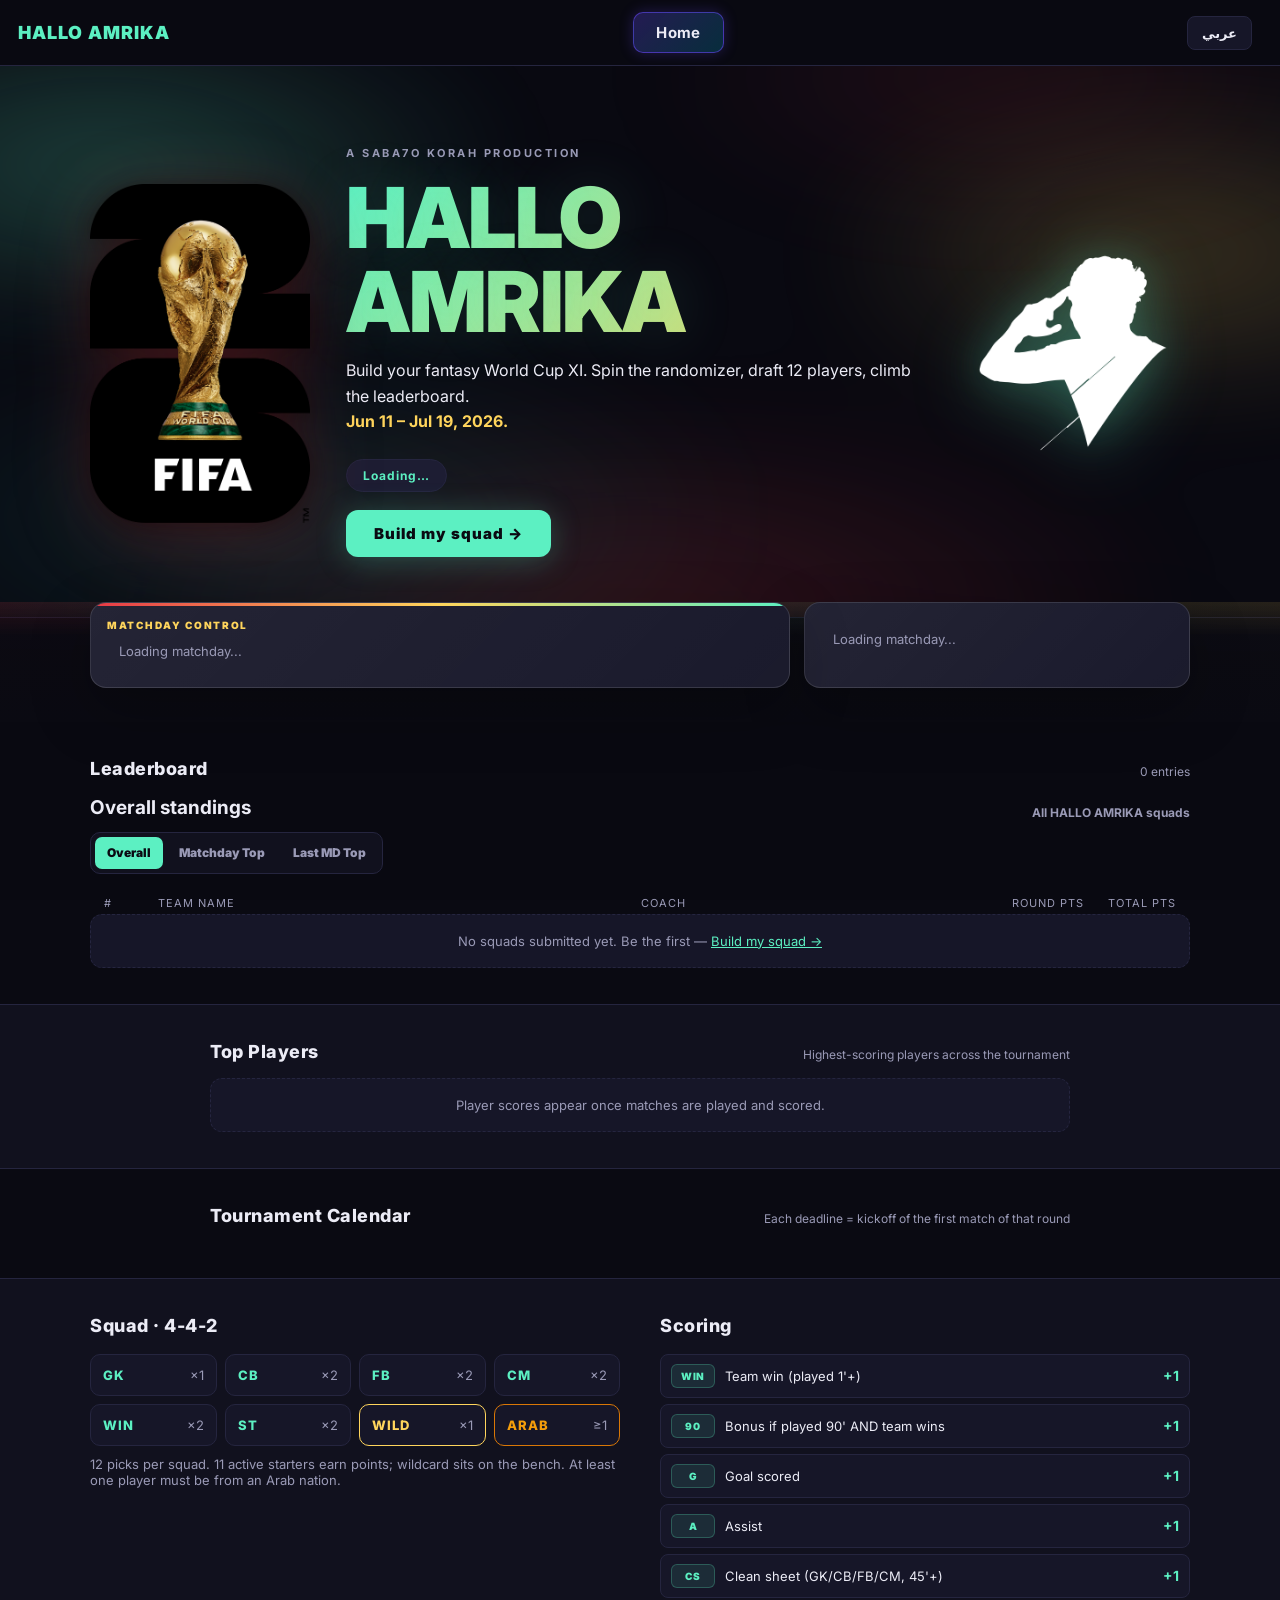
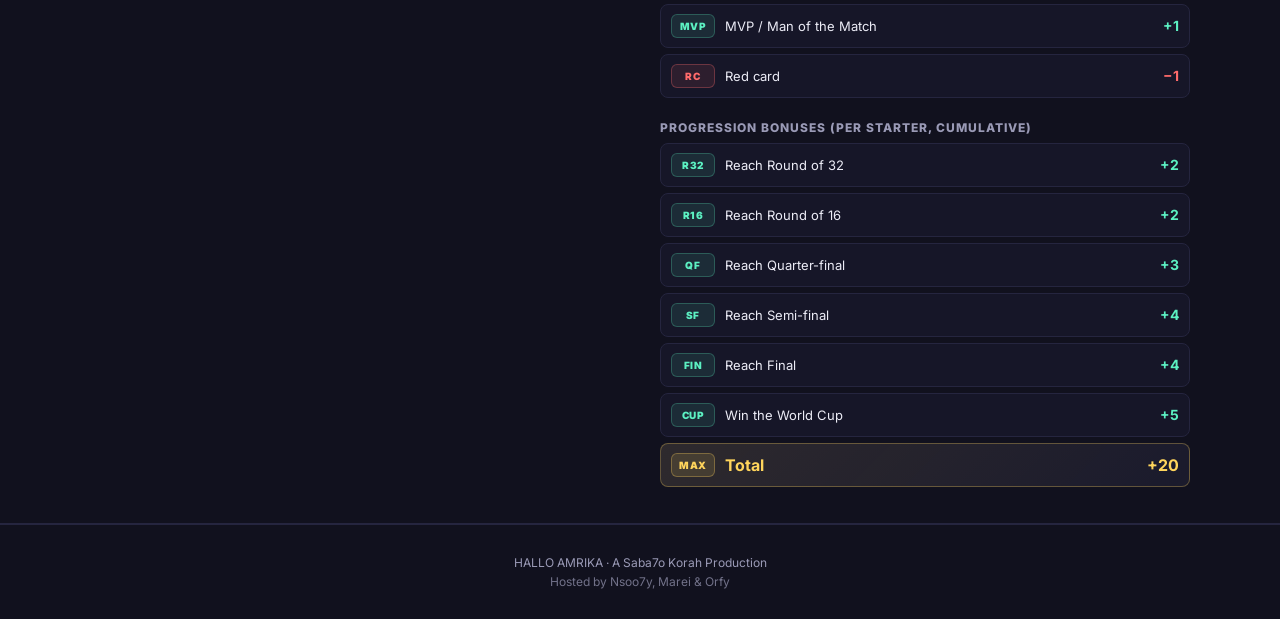
<file: index.html>
<!DOCTYPE html>
<html lang="en">
<head>
<meta charset="UTF-8" />
<meta name="viewport" content="width=device-width, initial-scale=1.0" />
<title>HALLO AMRIKA · هاللو أمريكا</title>
<meta name="description" content="ابني فرقتك لتحدي صباحو كورة كأس العالم ٢٠٢٦. Spin a nation, draft 12 players, climb the leaderboard." />
<meta name="theme-color" content="#0a0a12" />

<!-- OpenGraph for WhatsApp / iMessage / Facebook -->
<meta property="og:type" content="website" />
<meta property="og:site_name" content="HALLO AMRIKA" />
<meta property="og:title" content="HALLO AMRIKA · هاللو أمريكا" />
<meta property="og:description" content="ابني فرقتك لتحدي صباحو كورة كأس العالم ٢٠٢٦. Spin, draft 12 players, climb the leaderboard." />
<meta property="og:url" content="https://halloamrika.saba7okorah.com/" />
<meta property="og:image" content="https://halloamrika.saba7okorah.com/assets/wc26-logo.png" />
<meta property="og:image:width" content="960" />
<meta property="og:image:height" content="1482" />

<!-- Twitter / X -->
<meta name="twitter:card" content="summary_large_image" />
<meta name="twitter:title" content="HALLO AMRIKA · هاللو أمريكا" />
<meta name="twitter:description" content="ابني فرقتك لتحدي صباحو كورة كأس العالم ٢٠٢٦" />
<meta name="twitter:image" content="https://halloamrika.saba7okorah.com/assets/wc26-logo.png" />
<link rel="preconnect" href="https://fonts.googleapis.com" />
<link rel="preconnect" href="https://fonts.gstatic.com" crossorigin />
<link href="https://fonts.googleapis.com/css2?family=Inter:wght@400;500;600;700;800;900&display=swap" rel="stylesheet" />
<link rel="stylesheet" href="styles.css?v=20260720-final3" />
</head>
<body>

<header class="topbar has-menu">
  <a href="index.html" class="brand">
    <span class="brand-mark" data-i18n="brand.mark">HALLO AMRIKA</span>
  </a>
  <button class="hdr-menu-btn" type="button" aria-label="Menu" aria-expanded="false">
    <span></span><span></span><span></span>
  </button>
  <nav class="hdr-tabs">
    <a href="index.html" class="hdr-tab active" data-i18n="tab.home">Home</a>
  </nav>
  <div class="hdr-right">
    <button class="hdr-btn" id="langToggle" title="عربي / English">عربي</button>
    <span id="authSlot" class="auth-slot-inline"></span>
  </div>
</header>

<div id="lockBanner" data-i18n="lock.banner" style="display:none;background:linear-gradient(90deg,#1a1330,#2a1648);color:#fff;text-align:center;padding:12px 16px;font-size:14px;font-weight:600;border-bottom:1px solid var(--line);">
  🔒 Deadline passed — the site is updating. Check back soon for live standings.
</div>

<section id="championBanner" class="champ-banner" style="display:none;" aria-live="polite"></section>

<section class="hero">
  <div class="hero-inner hero-split">
    <div class="hero-art wc-art">
      <img src="assets/wc26-logo.png" alt="2026 FIFA World Cup" />
    </div>
    <div class="hero-text">
      <div class="hero-eyebrow" data-i18n="hero.eyebrow">A Saba7o Korah Production</div>
      <h1 class="hero-title" data-i18n="brand.mark">HALLO AMRIKA</h1>
      <p class="hero-tag" data-i18n="hero.tag">Build your fantasy World Cup XI. Spin the randomizer, draft 12 players, climb the leaderboard.<br/><b>Jun 11 – Jul 19, 2026.</b></p>
      <div class="hero-status" id="heroStatus" data-i18n="hero.loading">Loading…</div>
      <div>
        <a href="build.html" class="hero-cta" id="ctaBuild" data-i18n="cta.build">Build my squad →</a>
        </div>
    </div>
    <div class="hero-art saba-art">
      <img src="assets/saba7o-koraa.png" alt="Saba7o Koraa" />
    </div>
  </div>
</section>

<section class="matchday-hub" id="matchdayHub">
  <div class="matchday-inner">
    <div class="matchday-panel matchday-panel-main">
      <div class="matchday-kicker" data-i18n="hub.kicker">Matchday Control</div>
      <div id="matchdayBoard" class="matchday-board">
        <div class="hub-skeleton" data-i18n="hub.loading">Loading matchday...</div>
      </div>
    </div>
    <div class="matchday-panel user-dashboard" id="userDashboard">
      <div class="hub-skeleton" data-i18n="hub.loading">Loading matchday...</div>
    </div>
  </div>
</section>

<section class="strip strip-alt" id="mySquadStrip" style="display:none;">
  <div class="strip-inner" style="max-width:760px;">
    <div class="pool-head">
      <h2 class="strip-title" style="margin:0;" data-i18n="mysquad.title">My Squad</h2>
      <div id="mySquadMeta" class="pool-stats"></div>
    </div>
    <div id="mySquadCard"></div>
  </div>
</section>

<section class="strip" id="leaderboard">
  <div class="strip-inner">
    <div class="pool-head">
      <h2 class="strip-title" style="margin:0;" data-i18n="lb.title">Leaderboard</h2>
      <div style="display:flex;gap:10px;align-items:center;flex-wrap:wrap;">
        <button id="jumpToMeBtn" class="hdr-btn" style="display:none;font-size:11px;padding:6px 10px;" data-i18n="lb.jumpme">🎯 Jump to my rank</button>
        <div class="pool-stats" id="lbStats">0 entries</div>
      </div>
    </div>
    <div id="scoringStatusCard" class="score-status-card" style="display:none;"></div>
    <div id="myRankCard" class="my-rank-card" style="display:none;"></div>
    <div id="featuredLeagueCard" class="mini-league-card" style="display:none;"></div>

    <div class="overall-league-head">
      <h3 data-i18n="overall.title">Overall standings</h3>
      <p data-i18n="overall.sub">All HALLO AMRIKA squads</p>
    </div>

    <div class="lb-tabs" id="lbTabs" aria-label="Leaderboard views">
      <button type="button" class="lb-tab active" data-lb-mode="overall" data-i18n="lb.tab.overall">Overall</button>
      <button type="button" class="lb-tab" data-lb-mode="topscorers" data-i18n="lb.tab.topscorers">Matchday Top</button>
      <button type="button" class="lb-tab" data-lb-mode="lasttopscorers" data-i18n="lb.tab.lasttopscorers">Last MD Top</button>
    </div>
    <div class="lb-head">
      <div>#</div><div data-i18n="lb.team">TEAM NAME</div><div data-i18n="lb.owner">OWNER</div><div style="text-align:right;" data-i18n="lb.roundpts">ROUND PTS</div><div style="text-align:right;" data-i18n="lb.totalpts">TOTAL PTS</div>
    </div>
    <div class="lb-table" id="lbTable">
      <div class="lb-empty" data-i18n="lb.empty">No scoring data yet. Standings update after each match.</div>
    </div>
  </div>
</section>

<section class="strip strip-alt" id="topPlayersStrip">
  <div class="strip-inner" style="max-width:860px;">
    <div class="pool-head">
      <h2 class="strip-title" style="margin:0;" data-i18n="players.title">Top Players</h2>
      <div class="pool-stats" data-i18n="players.sub">Highest-scoring players across the tournament</div>
    </div>
    <div id="topPlayersBoard" class="pl-board">
      <div class="lb-empty" data-i18n="players.empty">Player scores appear once matches are played and scored.</div>
    </div>
  </div>
</section>

<section class="strip" id="calendar">
  <div class="strip-inner" style="max-width:860px;">
    <div class="pool-head">
      <h2 class="strip-title" style="margin:0;" data-i18n="cal.title">Tournament Calendar</h2>
      <div class="pool-stats" data-i18n="cal.sub">Deadline = kickoff of the first match of each round</div>
    </div>
    <div class="cal-grid" id="calGrid"></div>
  </div>
</section>

<section class="strip strip-alt">
  <div class="strip-inner two-col">
    <div>
      <h2 class="strip-title" data-i18n="squad.title">Squad · 4-4-2</h2>
      <div class="squad-grid">
        <div class="sq-cell"><span class="sq-pos" data-i18n="pos.gk">GK</span> <span class="sq-n">×1</span></div>
        <div class="sq-cell"><span class="sq-pos" data-i18n="pos.cb">CB</span> <span class="sq-n">×2</span></div>
        <div class="sq-cell"><span class="sq-pos" data-i18n="pos.fb">FB</span> <span class="sq-n">×2</span></div>
        <div class="sq-cell"><span class="sq-pos" data-i18n="pos.cm">CM</span> <span class="sq-n">×2</span></div>
        <div class="sq-cell"><span class="sq-pos" data-i18n="pos.win">WIN</span> <span class="sq-n">×2</span></div>
        <div class="sq-cell"><span class="sq-pos" data-i18n="pos.st">ST</span> <span class="sq-n">×2</span></div>
        <div class="sq-cell wild"><span class="sq-pos" data-i18n="pos.wild">WILD</span> <span class="sq-n">×1</span></div>
        <div class="sq-cell arab"><span class="sq-pos" data-i18n="pos.arab">ARAB</span> <span class="sq-n">≥1</span></div>
      </div>
      <p class="strip-note" data-i18n="squad.note">12 picks per squad. 11 active starters earn points; wildcard sits on the bench. At least one player must be from an Arab nation.</p>
    </div>
    <div>
      <h2 class="strip-title" data-i18n="scoring.title">Scoring</h2>
      <div class="rules-grid">
        <div class="rule-card"><span class="rule-code">WIN</span><span data-i18n="rule.win">Team win (played 1'+)</span><b>+1</b></div>
        <div class="rule-card"><span class="rule-code">90</span><span data-i18n="rule.90">Bonus if full 90'</span><b>+1</b></div>
        <div class="rule-card"><span class="rule-code">G</span><span data-i18n="rule.goal">Goal scored</span><b>+1</b></div>
        <div class="rule-card"><span class="rule-code">A</span><span data-i18n="rule.assist">Assist</span><b>+1</b></div>
        <div class="rule-card"><span class="rule-code">CS</span><span data-i18n="rule.cs">Clean sheet (GK/CB/FB/CM, 45'+)</span><b>+1</b></div>
        <div class="rule-card"><span class="rule-code">MVP</span><span data-i18n="rule.mvp">MVP / Man of the Match</span><b>+1</b></div>
        <div class="rule-card danger"><span class="rule-code">RC</span><span data-i18n="rule.red">Red card</span><b>−1</b></div>
      </div>

      <h3 class="rules-subhead" data-i18n="prog.title">Progression bonuses (per starter, cumulative)</h3>
      <div class="rules-grid progression">
        <div class="rule-card"><span class="rule-code">R32</span><span data-i18n="prog.r32">Reach Round of 32</span><b>+2</b></div>
        <div class="rule-card"><span class="rule-code">R16</span><span data-i18n="prog.r16">Reach Round of 16</span><b>+2</b></div>
        <div class="rule-card"><span class="rule-code">QF</span><span data-i18n="prog.qf">Reach Quarter-final</span><b>+3</b></div>
        <div class="rule-card"><span class="rule-code">SF</span><span data-i18n="prog.sf">Reach Semi-final</span><b>+4</b></div>
        <div class="rule-card"><span class="rule-code">FIN</span><span data-i18n="prog.final">Reach Final</span><b>+4</b></div>
        <div class="rule-card"><span class="rule-code">CUP</span><span data-i18n="prog.champ">Win the World Cup</span><b>+5</b></div>
        <div class="rule-card total"><span class="rule-code">MAX</span><span><b data-i18n="prog.total">Total</b></span><b>+20</b></div>
      </div>
    </div>
  </div>
</section>

<!-- Player Pool — hidden but kept in the DOM so audience.js (which still
     queries #poolList/#poolStats/etc.) doesn't throw on null elements.
     The Top Players widget + transfer modal replace its UX. -->
<section class="strip" style="display:none;">
  <div class="strip-inner">
    <div class="pool-head">
      <h2 class="strip-title" data-i18n="pool.title">Player Pool</h2>
      <div class="pool-stats" id="poolStats"></div>
    </div>
    <div class="pool-filters">
      <input id="filterSearch" />
      <select id="filterCat"></select>
      <select id="filterNation"></select>
      <select id="filterRole"><option value=""></option></select>
      <label class="pool-toggle"><input type="checkbox" id="filterArab" /></label>
    </div>
    <div class="pool-list" id="poolList"></div>
    <div class="pool-more" id="poolMore"></div>
  </div>
</section>

<footer class="footer">
  <div data-i18n="footer.line1">HALLO AMRIKA · A Saba7o Korah Production</div>
  <div class="footer-sub" data-i18n="footer.line2">Hosted by Nsoo7y, Marei &amp; Orfy</div>
</footer>

<script type="module" src="js/i18n.js?v=20260720-final3"></script>
<script type="module" src="audience.js?v=20260720-final3"></script>
</body>
</html>
</file>
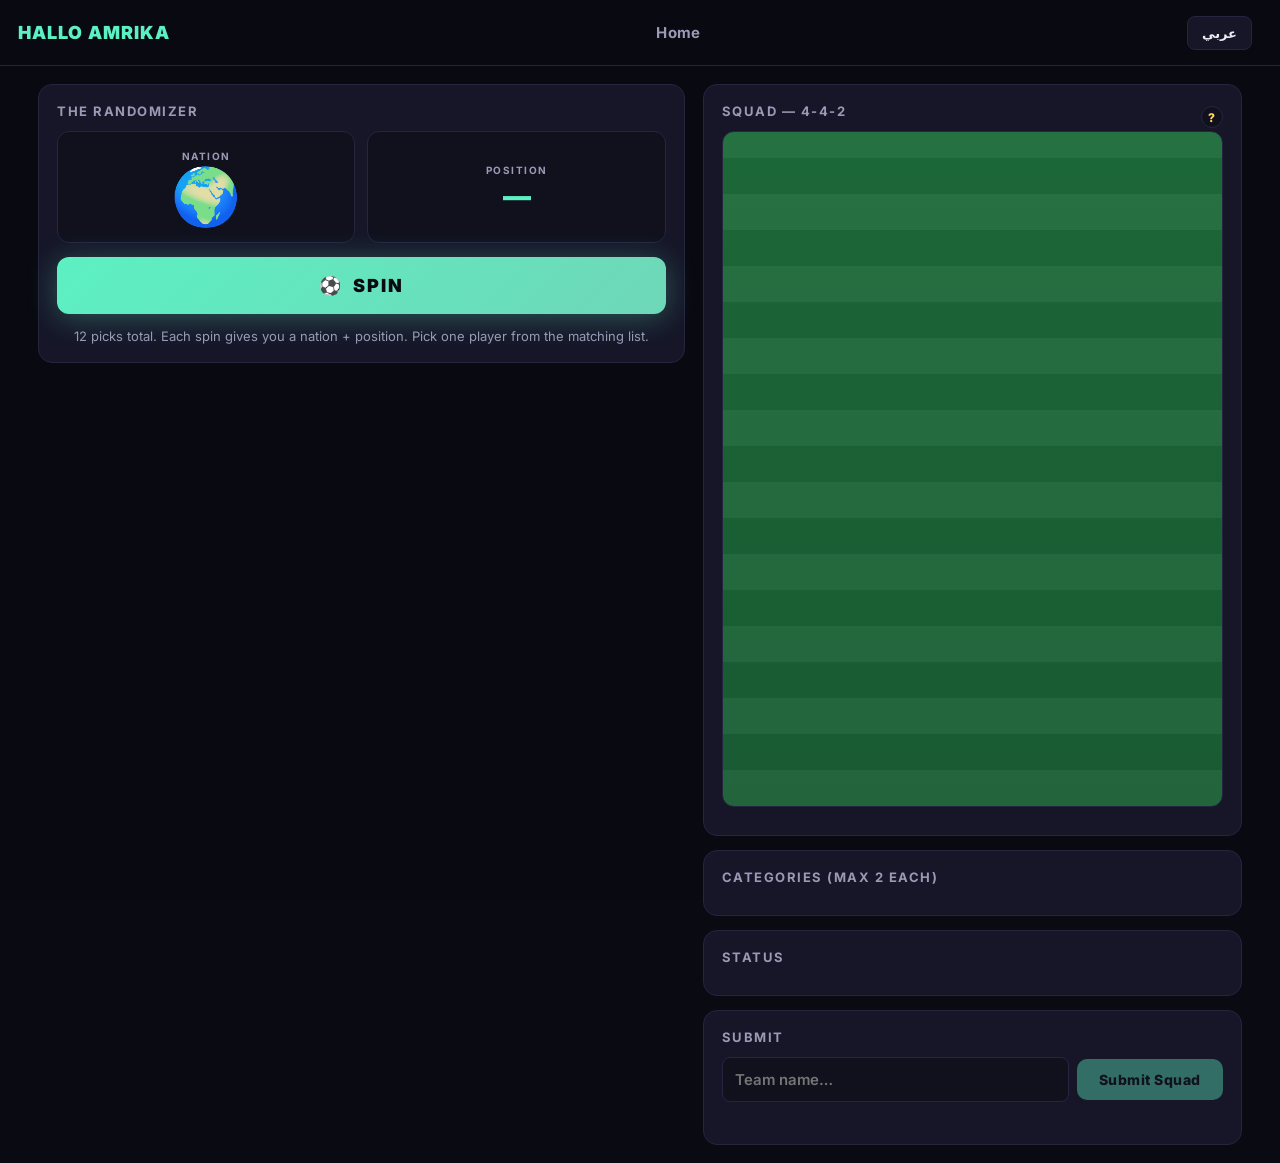
<file: build.html>
<!DOCTYPE html>
<html lang="en">
<head>
<meta charset="UTF-8" />
<meta name="viewport" content="width=device-width, initial-scale=1.0" />
<title>Build My Squad · HALLO AMRIKA</title>
<link rel="stylesheet" href="styles.css?v=20260720-final3" />
<link href="https://fonts.googleapis.com/css2?family=Inter:wght@400;500;600;700;800;900&display=swap" rel="stylesheet" />
</head>
<body>

<header class="topbar has-menu">
  <a href="index.html" class="brand">
    <span class="brand-mark" data-i18n="brand.mark">HALLO AMRIKA</span>
  </a>
  <button class="hdr-menu-btn" type="button" aria-label="Menu" aria-expanded="false">
    <span></span><span></span><span></span>
  </button>
  <nav class="hdr-tabs">
    <a href="index.html" class="hdr-tab" data-i18n="tab.home">Home</a>
  </nav>
  <div class="hdr-right">
    <button class="hdr-btn" id="langToggle" title="عربي / English">عربي</button>
    <span id="authSlot" class="auth-slot-inline"></span>
  </div>
</header>

<main class="build">
  <section class="build-left">

    <div class="build-card">
      <h3 data-i18n="build.randomizer">The Randomizer</h3>
      <div class="spinner-display">
        <div class="spinner-box flag" id="reelNation">
          <span class="lbl" data-i18n="reel.nation">NATION</span>
          <span class="val" id="reelNationVal">🌍</span>
        </div>
        <div class="spinner-box role" id="reelRole">
          <span class="lbl" data-i18n="reel.role">POSITION</span>
          <span class="val" id="reelRoleVal">—</span>
        </div>
      </div>
      <button class="spin-action" id="spinBtn" data-i18n="spin">SPIN</button>
      <p class="spin-hint" id="spinHint" data-i18n="spin.hint">12 picks total. Each spin draws a nation; then pick a position bucket and a player.</p>
    </div>

    <div class="build-card" id="candidatesCard" style="display:none;">
      <h3><span data-i18n="pick.player">Pick a player —</span> <span id="candHead" style="color:var(--text);text-transform:none;letter-spacing:0;font-size:15px;font-weight:800;"></span></h3>
      <div class="candidates" id="candidates"></div>
    </div>

    <div class="build-card" id="slotChooserCard" style="display:none;">
      <h3><span id="slotChooserHead" style="color:var(--text);text-transform:none;letter-spacing:0;font-size:15px;font-weight:800;"></span></h3>
      <div class="bucket-grid" id="slotChooserGrid"></div>
    </div>

  </section>

  <section class="build-right">
    <div class="build-card">
      <div style="display:flex;justify-content:space-between;align-items:center;">
        <h3 data-i18n="squad.build.title">Squad — 4-4-2</h3>
        <span class="wildcard-help" id="wildcardHelp" title="" data-i18n-title="wildcard.help">?</span>
      </div>
      <div class="pitch-wrap">
        <div class="pitch442" id="pitch442"></div>
        <div class="bench" id="bench"></div>
      </div>
    </div>

    <div class="build-card">
      <h3 data-i18n="categories">Categories (max 2 each)</h3>
      <div class="cat-status-grid" id="catStatus"></div>
    </div>

    <div class="build-card">
      <h3 data-i18n="status">Status</h3>
      <div id="constraints"></div>
    </div>

    <div class="build-card" id="subInCard" style="display:none;">
      <h3 data-i18n="subin.title">Sub In Wildcard</h3>
      <div id="subInList"></div>
    </div>

    <div class="build-card">
      <h3 data-i18n="submit.title">Submit</h3>
      <div class="submit-row">
        <input class="team-name-input" id="teamName" data-i18n-placeholder="submit.placeholder" placeholder="Team name…" maxlength="40" />
        <button class="submit-btn" id="submitBtn" data-i18n="submit.btn" disabled>Submit Squad</button>
      </div>
      <div class="submit-msg" id="submitMsg"></div>
    </div>
  </section>
</main>

<script type="module" src="js/i18n.js?v=20260626-r32window"></script>
<script type="module" src="build.js?v=20260626-r32window"></script>
</body>
</html>
</file>
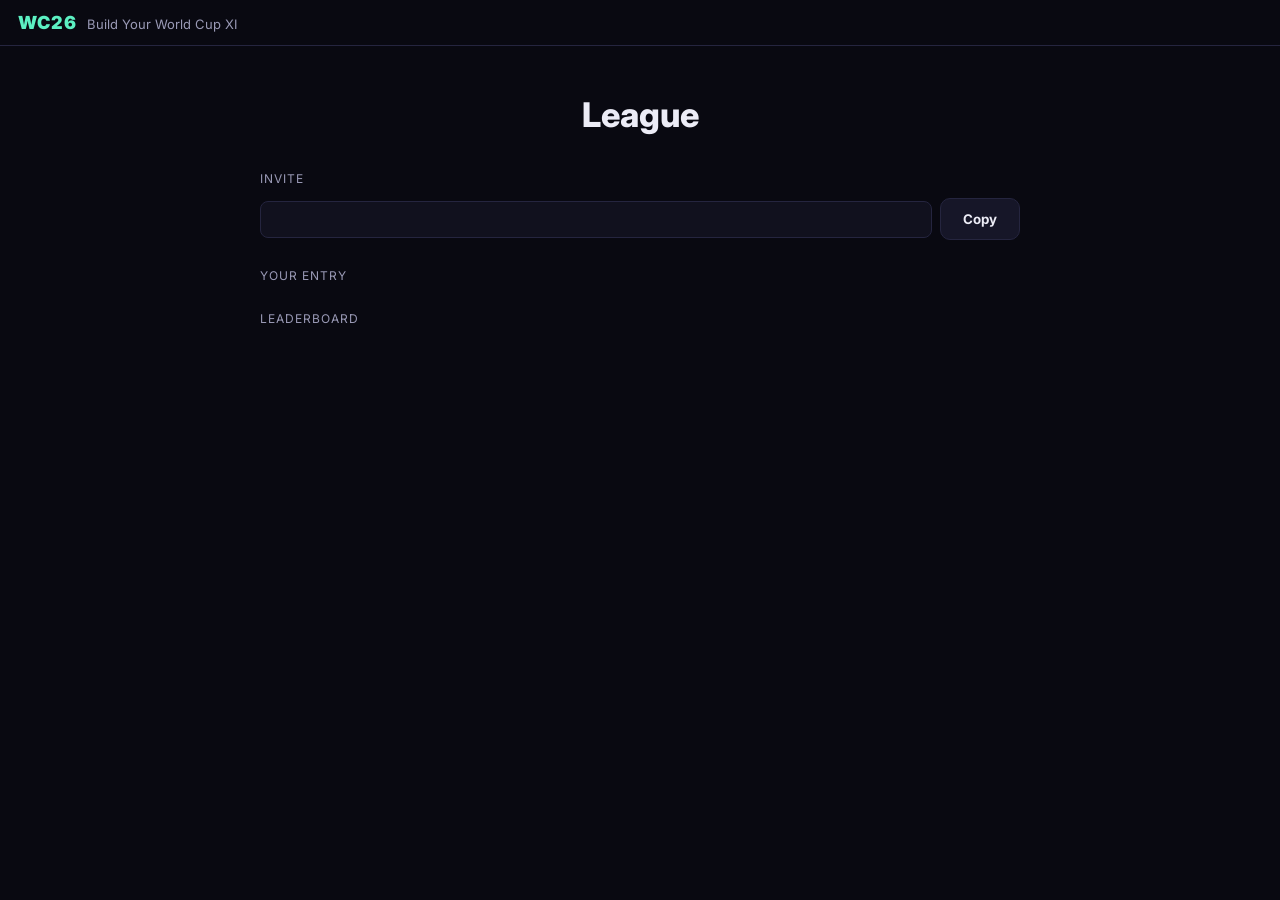
<file: league.html>
<!DOCTYPE html>
<html lang="en">
<head>
<meta charset="UTF-8" />
<meta name="viewport" content="width=device-width, initial-scale=1.0" />
<title>League · WC26 XI</title>
<link rel="stylesheet" href="styles.css" />
<link href="https://fonts.googleapis.com/css2?family=Inter:wght@400;500;600;700;800;900&display=swap" rel="stylesheet" />
</head>
<body>
<header class="topbar">
  <a href="index.html" class="brand">
    <span class="brand-mark">WC26</span>
    <span class="brand-sub">Build Your World Cup XI</span>
  </a>
  <div class="hdr-right" id="authSlot"></div>
</header>

<section class="setup">
  <div class="setup-inner" style="max-width:760px;">
    <h1 class="setup-title" id="leagueTitle">League</h1>
    <p class="setup-sub" id="leagueSub"></p>

    <div class="setup-step">
      <div class="setup-step-label">Invite</div>
      <div style="display:flex;gap:8px;align-items:center;">
        <input id="inviteUrl" readonly
               style="flex:1;background:var(--bg-2);border:1px solid var(--line);border-radius:8px;padding:10px;color:var(--text);font-size:13px;font-family:monospace;" />
        <button class="ghost-btn" id="copyInvite" style="margin:0;">Copy</button>
      </div>
    </div>

    <div class="setup-step">
      <div class="setup-step-label">Your entry</div>
      <div id="myEntryBox"></div>
    </div>

    <div class="setup-step">
      <div class="setup-step-label">Leaderboard</div>
      <div id="leaderboard" style="display:flex;flex-direction:column;gap:6px;"></div>
    </div>
  </div>
</section>

<script type="module">
import { supabase } from './js/supabase-client.js';
import { mountAuthWidget, currentUser } from './js/auth.js';

const params = new URLSearchParams(location.search);
const code = (params.get('code') || '').toUpperCase();

async function init() {
  await mountAuthWidget(document.getElementById('authSlot'));
  if (!code) { document.body.innerHTML = '<p style="padding:30px;">Missing league code.</p>'; return; }

  const { data: league, error } = await supabase
    .from('leagues').select('*').eq('code', code).single();
  if (error || !league) {
    document.body.innerHTML = `<p style="padding:30px;color:var(--danger);">League not found: ${code}</p>`;
    return;
  }

  document.getElementById('leagueTitle').textContent = league.name;
  const locked = new Date(league.locked_at) < new Date();
  document.getElementById('leagueSub').innerHTML =
    `Code <code>${league.code}</code> · ${locked ? '<b style="color:var(--danger);">Locked</b>' : 'Open for submissions until ' + new Date(league.locked_at).toLocaleString()}`;

  document.getElementById('inviteUrl').value = `${location.origin}${location.pathname}?code=${league.code}`;
  document.getElementById('copyInvite').onclick = () => {
    navigator.clipboard.writeText(document.getElementById('inviteUrl').value);
    document.getElementById('copyInvite').textContent = 'Copied!';
    setTimeout(() => document.getElementById('copyInvite').textContent = 'Copy', 1500);
  };

  const user = await currentUser();
  await renderMyEntry(league, user, locked);
  await renderLeaderboard(league);

  // Auto-join if logged in and not yet member
  if (user) {
    await supabase.from('league_members').insert({ league_id: league.id, user_id: user.id });
  }
}

async function renderMyEntry(league, user, locked) {
  const box = document.getElementById('myEntryBox');
  if (!user) {
    box.innerHTML = `<a href="login.html" class="setup-start" style="display:inline-block;text-decoration:none;">Sign in to submit your XI</a>`;
    return;
  }
  const { data: entry } = await supabase
    .from('entries').select('*').eq('league_id', league.id).eq('user_id', user.id).maybeSingle();
  if (entry) {
    box.innerHTML = `
      <div style="background:var(--panel);border:1px solid var(--line);border-radius:12px;padding:14px;">
        <div style="font-weight:800;">${escapeHtml(entry.team_name)} <span style="color:var(--text-dim);font-weight:400;">· ${entry.formation}</span></div>
        <div style="color:var(--text-dim);font-size:12px;margin-top:4px;">Submitted ${new Date(entry.submitted_at).toLocaleString()}</div>
        ${locked ? '' : `<a href="index.html?league=${encodeURIComponent(league.code)}" class="ghost-btn" style="margin-top:10px;display:inline-block;text-decoration:none;">Re-draft my XI</a>`}
      </div>`;
  } else if (locked) {
    box.innerHTML = `<div style="color:var(--text-dim);">Submissions are closed. You didn't submit an XI for this league.</div>`;
  } else {
    box.innerHTML = `<a href="index.html?league=${encodeURIComponent(league.code)}" class="setup-start" style="display:inline-block;text-decoration:none;">Draft my XI →</a>`;
  }
}

async function renderLeaderboard(league) {
  const { data: entries } = await supabase
    .from('entries').select('id, team_name, formation, user_id, submitted_at')
    .eq('league_id', league.id);

  // Optional: pull profile display_names
  const ids = (entries || []).map(e => e.user_id);
  let profiles = {};
  if (ids.length) {
    const { data: profs } = await supabase
      .from('profiles').select('id, email, display_name').in('id', ids);
    for (const p of profs || []) profiles[p.id] = p;
  }

  // Optional: total points (scores table; may be empty pre-Phase-3)
  let totals = {};
  if (ids.length) {
    const { data: scores } = await supabase
      .from('scores').select('entry_id, points').in('entry_id', (entries || []).map(e => e.id));
    for (const s of scores || []) totals[s.entry_id] = (totals[s.entry_id] || 0) + s.points;
  }

  const lb = document.getElementById('leaderboard');
  if (!entries || !entries.length) {
    lb.innerHTML = '<div style="color:var(--text-dim);font-size:13px;padding:8px;">No entries yet.</div>';
    return;
  }
  const rows = entries
    .map(e => ({ ...e, points: totals[e.id] || 0, name: profiles[e.user_id]?.display_name || profiles[e.user_id]?.email || '—' }))
    .sort((a, b) => b.points - a.points || a.submitted_at.localeCompare(b.submitted_at));

  lb.innerHTML = `
    <div style="display:grid;grid-template-columns:36px 1fr 1fr 70px;gap:8px;font-size:11px;color:var(--text-dim);letter-spacing:1px;padding:0 12px;">
      <div>#</div><div>TEAM NAME</div><div>OWNER</div><div style="text-align:right;">PTS</div>
    </div>
  ` + rows.map((r, i) => `
    <div style="display:grid;grid-template-columns:36px 1fr 1fr 70px;gap:8px;align-items:center;background:var(--panel);border:1px solid var(--line);border-radius:10px;padding:10px 12px;">
      <div style="font-weight:800;color:var(--accent);">${i + 1}</div>
      <div style="font-weight:700;">${escapeHtml(r.team_name)} <span style="color:var(--text-dim);font-weight:400;font-size:11px;">· ${r.formation}</span></div>
      <div style="color:var(--text-dim);font-size:13px;overflow:hidden;text-overflow:ellipsis;white-space:nowrap;">${escapeHtml(r.name)}</div>
      <div style="text-align:right;font-weight:800;">${r.points}</div>
    </div>
  `).join('');
}

function escapeHtml(s){return String(s ?? '').replace(/[&<>"']/g, c=>({"&":"&amp;","<":"&lt;",">":"&gt;",'"':"&quot;","'":"&#39;"}[c]));}

init();
</script>
</body>
</html>
</file>
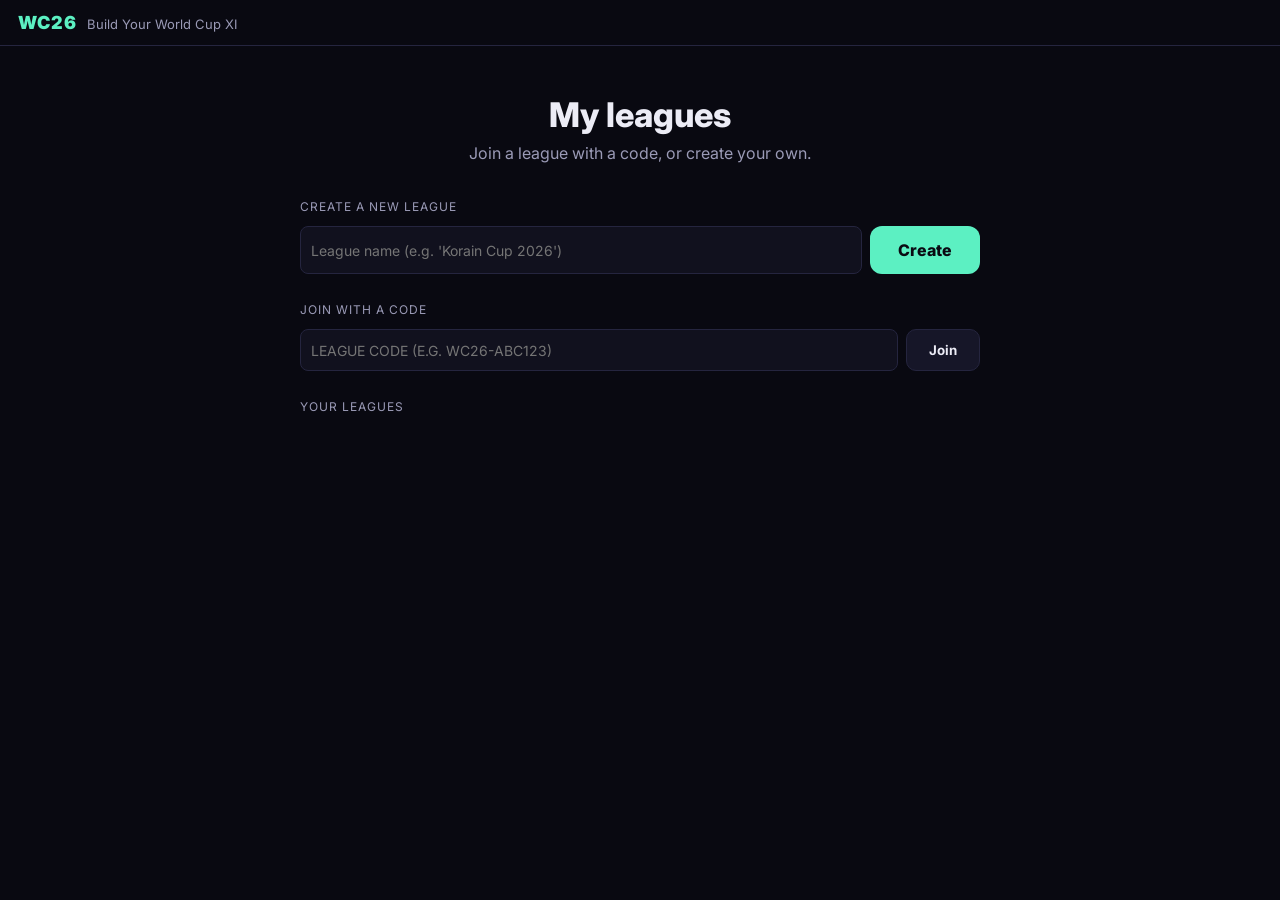
<file: leagues.html>
<!DOCTYPE html>
<html lang="en">
<head>
<meta charset="UTF-8" />
<meta name="viewport" content="width=device-width, initial-scale=1.0" />
<title>My Leagues · WC26 XI</title>
<link rel="stylesheet" href="styles.css" />
<link href="https://fonts.googleapis.com/css2?family=Inter:wght@400;500;600;700;800;900&display=swap" rel="stylesheet" />
</head>
<body>
<header class="topbar">
  <a href="index.html" class="brand">
    <span class="brand-mark">WC26</span>
    <span class="brand-sub">Build Your World Cup XI</span>
  </a>
  <div class="hdr-right" id="authSlot"></div>
</header>

<section class="setup">
  <div class="setup-inner" style="max-width:680px;">
    <h1 class="setup-title">My leagues</h1>
    <p class="setup-sub">Join a league with a code, or create your own.</p>

    <div class="setup-step">
      <div class="setup-step-label">Create a new league</div>
      <form id="createForm" style="display:flex;gap:8px;align-items:stretch;flex-wrap:wrap;">
        <input type="text" id="leagueName" required placeholder="League name (e.g. 'Korain Cup 2026')"
               style="flex:1;min-width:240px;background:var(--bg-2);border:1px solid var(--line);border-radius:8px;padding:10px;color:var(--text);font-size:14px;" />
        <button type="submit" class="setup-start" style="margin:0;">Create</button>
      </form>
    </div>

    <div class="setup-step">
      <div class="setup-step-label">Join with a code</div>
      <form id="joinForm" style="display:flex;gap:8px;align-items:stretch;flex-wrap:wrap;">
        <input type="text" id="joinCode" required placeholder="LEAGUE CODE (e.g. WC26-ABC123)"
               style="flex:1;min-width:240px;background:var(--bg-2);border:1px solid var(--line);border-radius:8px;padding:10px;color:var(--text);font-size:14px;text-transform:uppercase;" />
        <button type="submit" class="ghost-btn" style="margin:0;">Join</button>
      </form>
    </div>

    <div class="setup-step">
      <div class="setup-step-label">Your leagues</div>
      <div id="leaguesList" style="display:flex;flex-direction:column;gap:8px;"></div>
    </div>

    <p id="msg" style="color:var(--accent-2);font-size:13px;min-height:1.4em;"></p>
  </div>
</section>

<script type="module">
import { supabase } from './js/supabase-client.js';
import { mountAuthWidget, currentUser } from './js/auth.js';

const msg = document.getElementById('msg');

async function init() {
  await mountAuthWidget(document.getElementById('authSlot'));
  const user = await currentUser();
  if (!user) { location.href = 'login.html'; return; }
  loadLeagues(user);
}

async function loadLeagues(user) {
  // Owned leagues + leagues I'm a member of
  const { data: mine } = await supabase
    .from('leagues').select('*').eq('owner_id', user.id);
  const { data: mems } = await supabase
    .from('league_members').select('league_id, leagues(*)').eq('user_id', user.id);
  const all = new Map();
  for (const l of mine || []) all.set(l.id, l);
  for (const m of mems || []) if (m.leagues) all.set(m.leagues.id, m.leagues);

  const list = document.getElementById('leaguesList');
  list.innerHTML = '';
  if (!all.size) {
    list.innerHTML = '<div style="color:var(--text-dim);font-size:13px;padding:8px;">No leagues yet. Create or join one above.</div>';
    return;
  }
  for (const l of all.values()) {
    const card = document.createElement('a');
    card.href = `league.html?code=${encodeURIComponent(l.code)}`;
    card.style.cssText = 'background:var(--panel);border:1px solid var(--line);border-radius:12px;padding:14px 16px;text-decoration:none;color:inherit;display:flex;justify-content:space-between;align-items:center;';
    card.innerHTML = `
      <div>
        <div style="font-weight:800;font-size:16px;">${escapeHtml(l.name)}</div>
        <div style="font-size:12px;color:var(--text-dim);">Code: <code>${l.code}</code></div>
      </div>
      <div style="color:var(--accent);font-size:13px;">Open →</div>
    `;
    list.appendChild(card);
  }
}

document.getElementById('createForm').onsubmit = async (e) => {
  e.preventDefault();
  const name = document.getElementById('leagueName').value.trim();
  const user = await currentUser();
  const code = 'WC26-' + Math.random().toString(36).slice(2, 8).toUpperCase();
  const { data, error } = await supabase
    .from('leagues').insert({ name, code, owner_id: user.id }).select().single();
  if (error) { msg.style.color = 'var(--danger)'; msg.textContent = error.message; return; }
  // owner is auto-member
  await supabase.from('league_members').insert({ league_id: data.id, user_id: user.id });
  location.href = `league.html?code=${data.code}`;
};

document.getElementById('joinForm').onsubmit = async (e) => {
  e.preventDefault();
  const code = document.getElementById('joinCode').value.trim().toUpperCase();
  const user = await currentUser();
  const { data: lg, error } = await supabase
    .from('leagues').select('*').eq('code', code).single();
  if (error || !lg) { msg.style.color = 'var(--danger)'; msg.textContent = 'League not found.'; return; }
  await supabase.from('league_members').insert({ league_id: lg.id, user_id: user.id });
  location.href = `league.html?code=${lg.code}`;
};

function escapeHtml(s){return String(s).replace(/[&<>"']/g, c=>({"&":"&amp;","<":"&lt;",">":"&gt;",'"':"&quot;","'":"&#39;"}[c]));}

init();
</script>
</body>
</html>
</file>
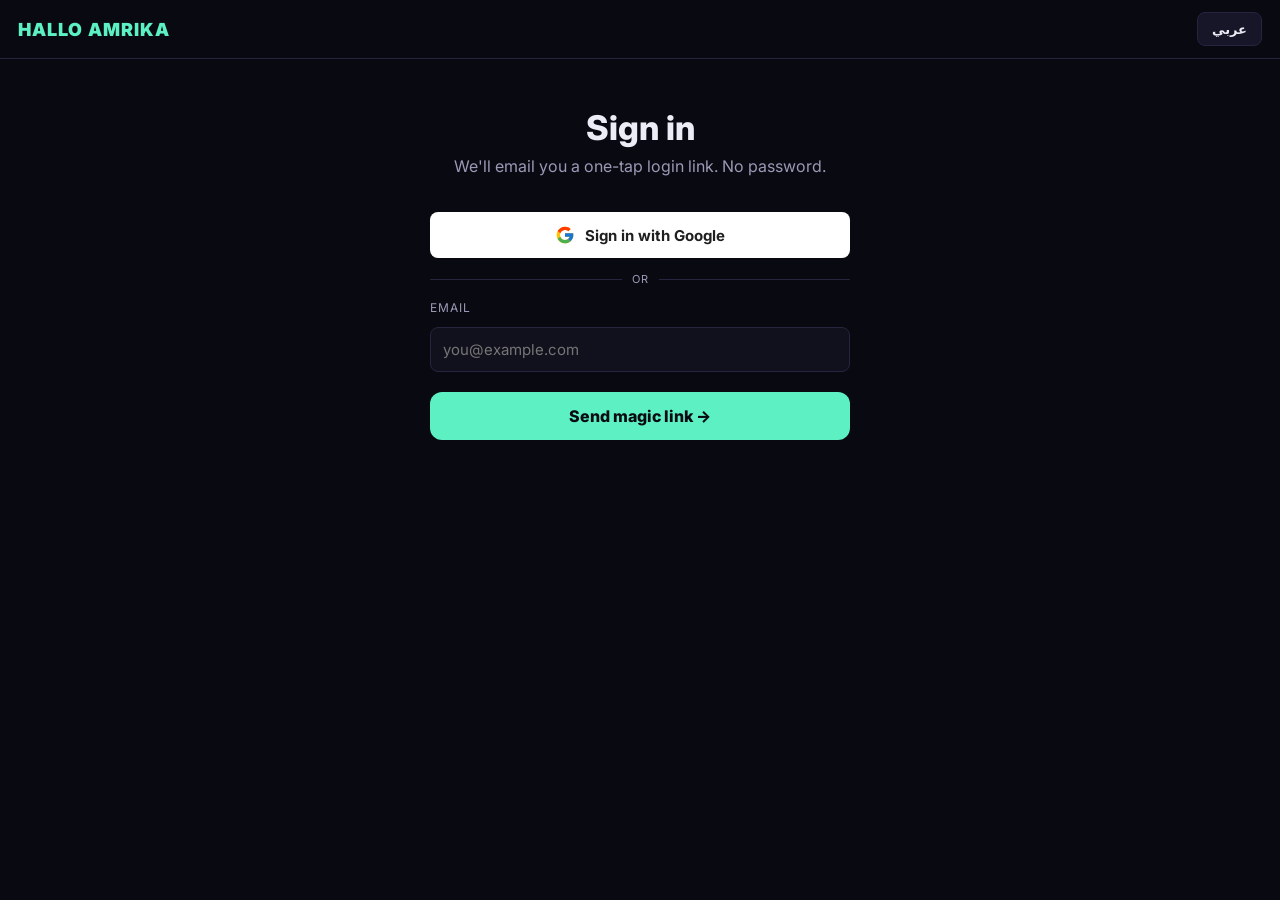
<file: login.html>
<!DOCTYPE html>
<html lang="en">
<head>
<meta charset="UTF-8" />
<meta name="viewport" content="width=device-width, initial-scale=1.0" />
<title>Sign in · HALLO AMRIKA</title>
<link rel="stylesheet" href="styles.css" />
<link href="https://fonts.googleapis.com/css2?family=Inter:wght@400;500;600;700;800;900&display=swap" rel="stylesheet" />
</head>
<body>
<header class="topbar">
  <a href="index.html" class="brand">
    <span class="brand-mark" data-i18n="brand.mark">HALLO AMRIKA</span>
  </a>
  <div class="hdr-right">
    <button class="hdr-btn" id="langToggle" title="عربي / English">عربي</button>
  </div>
</header>

<div id="lockBanner" data-i18n="lock.banner" style="display:none;background:linear-gradient(90deg,#1a1330,#2a1648);color:#fff;text-align:center;padding:12px 16px;font-size:14px;font-weight:600;border-bottom:1px solid var(--line);">
  🔒 Deadline passed — the site is updating. Check back soon for live standings.
</div>

<section class="setup" id="loginSection">
  <div class="setup-inner" style="max-width:420px;">
    <h1 class="setup-title" data-i18n="login.title">Sign in</h1>
    <p class="setup-sub" data-i18n="login.sub">We'll email you a one-tap login link. No password.</p>

    <button id="googleBtn" style="width:100%;display:flex;align-items:center;justify-content:center;gap:10px;background:#fff;color:#1f1f1f;border:none;border-radius:8px;padding:13px;font-size:15px;font-weight:700;cursor:pointer;margin-bottom:14px;font-family:inherit;">
      <svg width="20" height="20" viewBox="0 0 48 48"><path fill="#FFC107" d="M43.611 20.083H42V20H24v8h11.303c-1.649 4.657-6.08 8-11.303 8-6.627 0-12-5.373-12-12s5.373-12 12-12c3.059 0 5.842 1.154 7.961 3.039l5.657-5.657C34.046 6.053 29.268 4 24 4 12.955 4 4 12.955 4 24s8.955 20 20 20 20-8.955 20-20c0-1.341-.138-2.65-.389-3.917z"/><path fill="#FF3D00" d="M6.306 14.691l6.571 4.819C14.655 15.108 18.961 12 24 12c3.059 0 5.842 1.154 7.961 3.039l5.657-5.657C34.046 6.053 29.268 4 24 4 16.318 4 9.656 8.337 6.306 14.691z"/><path fill="#4CAF50" d="M24 44c5.166 0 9.86-1.977 13.409-5.192l-6.19-5.238A11.91 11.91 0 0124 36c-5.202 0-9.619-3.317-11.283-7.946l-6.522 5.025C9.505 39.556 16.227 44 24 44z"/><path fill="#1976D2" d="M43.611 20.083H42V20H24v8h11.303a12.04 12.04 0 01-4.087 5.571l.003-.002 6.19 5.238C36.971 39.205 44 34 44 24c0-1.341-.138-2.65-.389-3.917z"/></svg>
      <span data-i18n="login.google">Sign in with Google</span>
    </button>

    <div style="margin:0 0 14px;display:flex;align-items:center;gap:10px;color:var(--text-dim);font-size:11px;letter-spacing:1px;">
      <span style="flex:1;border-top:1px solid var(--line);"></span>
      <span data-i18n="login.or">OR</span>
      <span style="flex:1;border-top:1px solid var(--line);"></span>
    </div>

    <form id="loginForm" style="display:flex;flex-direction:column;gap:12px;text-align:left;">
      <label style="font-size:12px;color:var(--text-dim);letter-spacing:1px;" data-i18n="login.email">EMAIL</label>
      <input type="email" id="emailInput" required placeholder="you@example.com" data-i18n-placeholder="login.placeholder"
             style="background:var(--bg-2);border:1px solid var(--line);border-radius:8px;padding:12px;color:var(--text);font-size:15px;" />
      <button type="submit" class="setup-start" style="margin-top:8px;" data-i18n="login.send">Send magic link →</button>
    </form>

    <p id="loginMsg" style="margin-top:16px;color:var(--accent-2);font-size:13px;min-height:1.4em;"></p>
  </div>
</section>

<script type="module" src="js/i18n.js"></script>
<script type="module">
import { signInWithEmail, currentUser } from './js/auth.js';
import { supabase } from './js/supabase-client.js';
import { t } from './js/i18n.js';

(async () => {
  const u = await currentUser();
  if (u) {
    // Existing entry → team page; new user → randomizer (build).
    const { data: ent } = await supabase
      .from('entries').select('id').eq('user_id', u.id).maybeSingle();
    location.href = ent ? 'team.html' : 'build.html';
  }
})();

document.getElementById('googleBtn').onclick = async () => {
  const msg = document.getElementById('loginMsg');
  msg.style.color = 'var(--accent-2)';
  msg.textContent = '…';
  const { error } = await supabase.auth.signInWithOAuth({
    provider: 'google',
    options: { redirectTo: location.origin + '/build.html' },
  });
  if (error) {
    msg.style.color = 'var(--danger)';
    msg.textContent = error.message;
  }
};

document.getElementById('loginForm').onsubmit = async (e) => {
  e.preventDefault();
  const email = document.getElementById('emailInput').value.trim();
  const msg = document.getElementById('loginMsg');
  msg.style.color = 'var(--accent-2)';
  msg.textContent = t('login.sending');
  const { error } = await signInWithEmail(email, location.origin + '/build.html');
  if (error) {
    msg.style.color = 'var(--danger)';
    msg.textContent = error.message;
  } else {
    msg.textContent = t('login.sent', { email });
  }
};

</script>
</body>
</html>
</file>
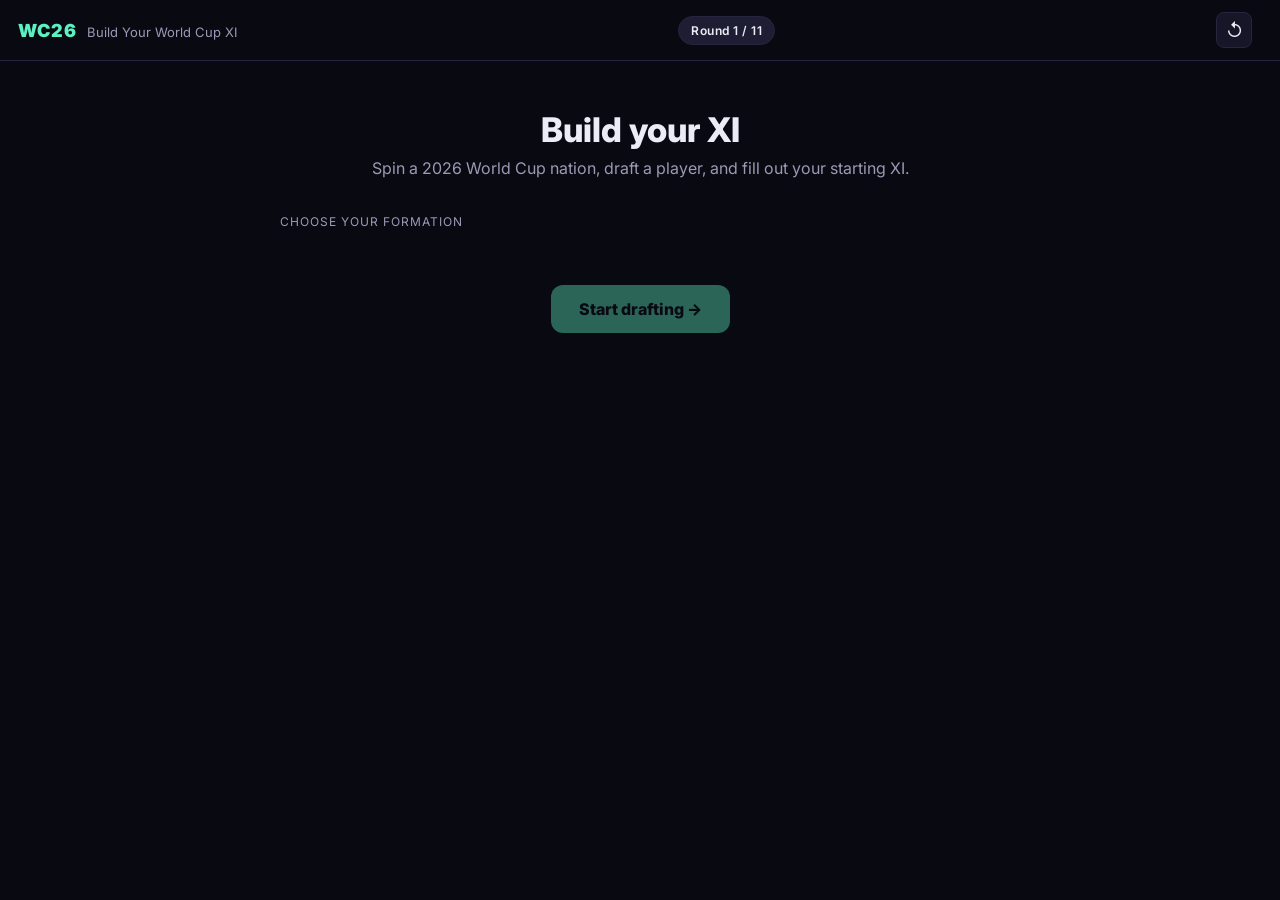
<file: play.html>
<!DOCTYPE html>
<html lang="en">
<head>
<meta charset="UTF-8" />
<meta name="viewport" content="width=device-width, initial-scale=1.0" />
<title>WC26 XI · Build Your Perfect World Cup XI</title>
<meta name="description" content="Spin a 2026 World Cup nation, draft a player, and build your dream XI." />
<meta name="theme-color" content="#0a0a12" />
<link rel="preconnect" href="https://fonts.googleapis.com" />
<link rel="preconnect" href="https://fonts.gstatic.com" crossorigin />
<link href="https://fonts.googleapis.com/css2?family=Inter:wght@400;500;600;700;800;900&display=swap" rel="stylesheet" />
<link rel="stylesheet" href="styles.css" />
</head>
<body>

<header class="topbar">
  <a href="index.html" class="brand">
    <span class="brand-mark">WC26</span>
    <span class="brand-sub">Build Your World Cup XI</span>
  </a>
  <div class="round-pill" id="roundPill">Round 1 / 11</div>
  <div class="hdr-right">
    <button class="icon-btn" id="resetBtn" title="Start over">↺</button>
    <span id="authSlot" class="auth-slot-inline"></span>
  </div>
</header>

<div id="leagueBanner" class="league-banner hidden"></div>

<!-- SETUP -->
<section class="setup" id="setupScreen">
  <div class="setup-inner">
    <h1 class="setup-title">Build your XI</h1>
    <p class="setup-sub">Spin a 2026 World Cup nation, draft a player, and fill out your starting XI.</p>

    <div class="setup-step">
      <div class="setup-step-label">Choose your formation</div>
      <div class="formation-grid" id="formationGrid"></div>
    </div>

    <button class="setup-start" id="setupStart" disabled>Start drafting →</button>
  </div>
</section>

<!-- GAME -->
<main class="game hidden" id="gameScreen">
  <section class="left-col">

    <div class="spin-pane" id="spinPane">
      <div class="pot-banner" id="potBanner"></div>
      <div class="reels">
        <div class="reel reel-flag" id="reelFlag">
          <span class="reel-label">FLAG</span>
          <span class="reel-value" id="reelFlagVal">🌍</span>
        </div>
        <div class="reel reel-team">
          <span class="reel-label">NATION</span>
          <span class="reel-value" id="reelTeamVal">???</span>
        </div>
      </div>
      <div class="reel-captions"><span>Flag</span><span>Country</span></div>
      <button class="spin-btn" id="spinBtn">SPIN</button>
      <p class="spin-hint" id="spinHint">Spin to draw a nation, then draft a player.</p>
      <p class="needed-hint" id="neededHint"></p>
    </div>

    <div class="draft-pane hidden" id="draftPane">
      <div class="draft-head">
        <div class="draft-title">
          <span id="draftFlag">🌍</span>
          <span id="draftTeamName">Nation</span>
          <span class="draft-group" id="draftGroup">Group A</span>
        </div>
        <input class="draft-search" id="draftSearch" placeholder="Search player…" />
      </div>
      <div class="draft-subhead">
        <span class="draft-instruct" id="draftInstruct">Pick a player for your XI</span>
        <span class="draft-cols"><i>POS</i><i>CAPS</i><i>GOALS</i></span>
      </div>
      <div class="player-list" id="playerList"></div>
    </div>
  </section>

  <section class="pitch-col">
    <div class="pitch" id="pitch">
      <div class="pitch-lines">
        <div class="pl-box pl-box-top"></div>
        <div class="pl-box pl-box-bottom"></div>
        <div class="pl-circle"></div>
        <div class="pl-halfway"></div>
        <div class="pl-spot pl-spot-top"></div>
        <div class="pl-spot pl-spot-bottom"></div>
      </div>
    </div>
    <div class="formation-tag" id="formationTag">4-3-3</div>
  </section>
</main>

<!-- RESULTS -->
<section class="results hidden" id="resultsScreen">
  <div class="results-inner">
    <h1 class="results-title">Your WC26 XI</h1>
    <p class="results-sub" id="resultsSub">11 players · 11 nations · 1 dream squad</p>
    <div class="pitch results-pitch" id="resultsPitch">
      <div class="pitch-lines">
        <div class="pl-box pl-box-top"></div>
        <div class="pl-box pl-box-bottom"></div>
        <div class="pl-circle"></div>
        <div class="pl-halfway"></div>
      </div>
    </div>
    <div id="submitBox" class="hidden" style="margin:0 auto 18px;max-width:420px;text-align:left;">
      <label style="display:block;font-size:11px;color:var(--text-dim);letter-spacing:1px;margin-bottom:6px;">TEAM NAME</label>
      <div style="display:flex;gap:8px;">
        <input id="submitTeamName" placeholder="e.g. Korain United"
               style="flex:1;background:var(--bg-2);border:1px solid var(--line);border-radius:8px;padding:10px;color:var(--text);font-size:14px;" />
        <button class="primary-btn" id="submitXIBtn" style="margin:0;">Submit to <span id="submitLeagueLabel">league</span></button>
      </div>
      <p id="submitMsg" style="margin-top:8px;color:var(--accent-2);font-size:13px;min-height:1.2em;"></p>
    </div>

    <div class="results-buttons">
      <button class="ghost-btn" id="copyXIBtn">Copy XI</button>
      <button class="primary-btn" id="playAgainBtn">Play again</button>
    </div>
  </div>
</section>

<script type="module" src="app.js"></script>
</body>
</html>
</file>
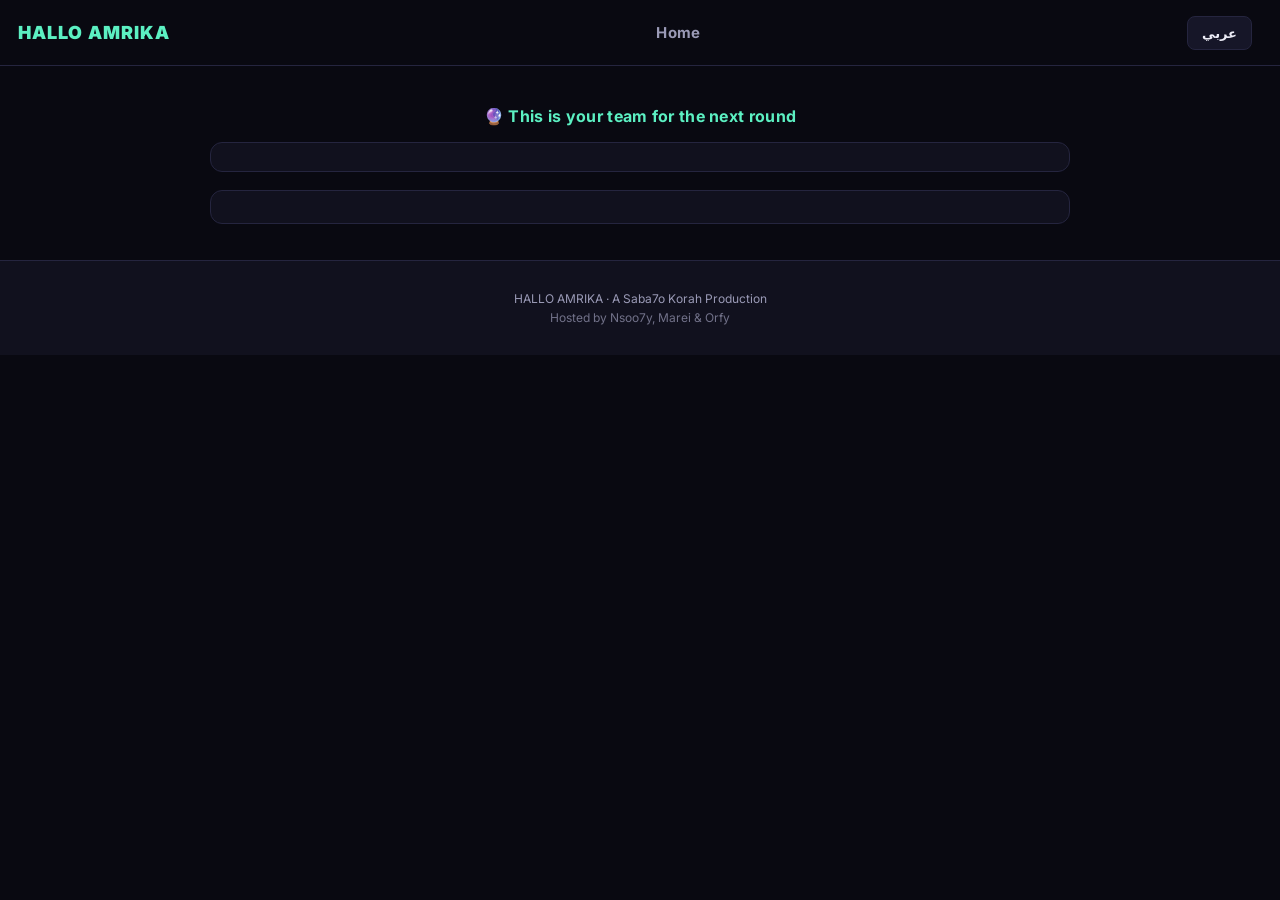
<file: team.html>
<!DOCTYPE html>
<html lang="en">
<head>
<meta charset="UTF-8" />
<meta name="viewport" content="width=device-width, initial-scale=1.0" />
<title>My Team · HALLO AMRIKA</title>
<meta name="description" content="Your fantasy XI for the 2026 FIFA World Cup — pitch view, per-match scoring breakdown." />
<link rel="preconnect" href="https://fonts.googleapis.com" />
<link rel="preconnect" href="https://fonts.gstatic.com" crossorigin />
<link href="https://fonts.googleapis.com/css2?family=Inter:wght@400;500;600;700;800;900&display=swap" rel="stylesheet" />
<link rel="stylesheet" href="styles.css?v=20260720-final3" />
</head>
<body>

<header class="topbar has-menu">
  <a href="index.html" class="brand">
    <span class="brand-mark" data-i18n="brand.mark">HALLO AMRIKA</span>
  </a>
  <button class="hdr-menu-btn" type="button" aria-label="Menu" aria-expanded="false">
    <span></span><span></span><span></span>
  </button>
  <nav class="hdr-tabs">
    <a href="index.html" class="hdr-tab" data-i18n="tab.home">Home</a>
  </nav>
  <div class="hdr-right">
    <button class="hdr-btn" id="langToggle" title="عربي / English">عربي</button>
    <span id="authSlot" class="auth-slot-inline"></span>
  </div>
</header>

<section class="strip" id="teamHero">
  <div class="strip-inner" style="max-width:860px;">
    <h2 class="team-next-round" data-i18n="team.nextround">🔮 This is your team for the next round</h2>
    <div id="teamMeta" class="team-meta"></div>
    <div id="transferBar" class="transfer-bar" style="display:none;"></div>
    <div id="teamPitch" class="team-pitch"></div>
    <div id="teamBreakdown" class="team-breakdown"></div>
  </div>
</section>

<section class="strip strip-alt" id="signinPrompt" style="display:none;">
  <div class="strip-inner" style="max-width:520px;text-align:center;">
    <h2 class="strip-title" data-i18n="team.signin.title">Sign in to see your team</h2>
    <p class="strip-note" data-i18n="team.signin.sub">Your XI, your per-match scoring breakdown, and your next fixtures all live here.</p>
    <a href="login.html" class="hero-cta" data-i18n="cta.signin">Sign in →</a>
  </div>
</section>

<footer class="footer">
  <div data-i18n="footer.line1">HALLO AMRIKA · A Saba7o Korah Production</div>
  <div class="footer-sub" data-i18n="footer.line2">Hosted by Nsoo7y, Marei &amp; Orfy</div>
</footer>

<script type="module" src="js/i18n.js?v=20260720-final3"></script>
<script type="module" src="team.js?v=20260720-final3"></script>
</body>
</html>
</file>
<file: styles.css>
:root {
  --bg: #0a0a12;
  --bg-2: #11111e;
  --panel: #161628;
  --panel-2: #1d1d33;
  --line: #25253f;
  --text: #ececf6;
  --text-dim: #9a9ab6;
  --accent: #5cf0c2;
  --accent-2: #ffd55c;
  --wc-red: #e63946;       /* WC26 host accent — Mexico/USA/Canada warm */
  --wc-cyan: #2dd4bf;
  --pitch-green: #1d6b3a;
  --pitch-green-2: #1a5e34;
  --danger: #ff6b6b;
}

* { box-sizing: border-box; margin: 0; padding: 0; }
html, body {
  color: var(--text); font-family: "Inter", system-ui, sans-serif; min-height: 100vh;
}
body {
  background-color: var(--bg);
  position: relative;
  overflow-x: hidden;
}
/* Subtle grain layer */
body::before {
  content: "";
  position: fixed; inset: 0;
  background-image: url("data:image/svg+xml;utf8,<svg xmlns='http://www.w3.org/2000/svg' width='200' height='200'><filter id='n'><feTurbulence type='fractalNoise' baseFrequency='0.9' numOctaves='2' stitchTiles='stitch'/><feColorMatrix values='0 0 0 0 0  0 0 0 0 0  0 0 0 0 0  0 0 0 0.05 0'/></filter><rect width='100%25' height='100%25' filter='url(%23n)'/></svg>");
  pointer-events: none; z-index: 0; opacity: 0.6;
}
body > * { position: relative; z-index: 1; }
button { font-family: inherit; cursor: pointer; border: none; background: none; color: inherit; }
input { font-family: inherit; }
.hidden { display: none !important; }

/* ── topbar ──────────────────────────────── */
.topbar {
  display: flex; align-items: center; justify-content: space-between;
  padding: 12px 18px; border-bottom: 1px solid var(--line);
  background: rgba(10, 10, 18, 0.85); backdrop-filter: blur(8px);
  position: sticky; top: 0; z-index: 10;
}
.brand {
  display: flex; align-items: baseline; gap: 10px;
  text-decoration: none; color: inherit;
}
.brand-mark { font-weight: 900; letter-spacing: 1px; font-size: 18px; color: var(--accent); }
.brand-sub { color: var(--text-dim); font-size: 13px; }
.round-pill {
  background: var(--panel-2); border: 1px solid var(--line);
  padding: 6px 12px; border-radius: 999px; font-size: 12px;
  font-weight: 600; letter-spacing: 0.5px;
}
.icon-btn {
  width: 36px; height: 36px; border-radius: 8px;
  background: var(--panel); border: 1px solid var(--line);
  font-size: 18px;
}
.icon-btn:hover { background: var(--panel-2); }

.hdr-right { display: flex; align-items: center; gap: 10px; }
.hdr-btn {
  background: var(--panel); border: 1px solid var(--line);
  padding: 8px 14px; border-radius: 8px; font-size: 13px; font-weight: 700; color: var(--text);
  text-decoration: none;
}
.hdr-btn:hover { background: var(--panel-2); }
.hdr-btn.primary { background: var(--accent); color: #0a0a12; border-color: var(--accent); }
.hdr-link { color: var(--text-dim); font-size: 13px; text-decoration: none; }
.hdr-link:hover { color: var(--text); }
.hdr-email { color: var(--text-dim); font-size: 12px; }
.auth-slot-inline { display: inline-flex; align-items: center; gap: 8px; }
.hdr-menu-btn {
  display: none;
  width: 40px; height: 40px;
  place-items: center;
  gap: 4px;
  background: var(--panel);
  border: 1px solid var(--line);
  border-radius: 8px;
  padding: 9px;
}
.hdr-menu-btn span {
  display: block;
  width: 18px; height: 2px;
  border-radius: 2px;
  background: var(--text);
}
.hdr-menu-btn[aria-expanded="true"] {
  border-color: var(--accent);
  background: var(--panel-2);
}

.league-banner {
  background: var(--panel-2); border-bottom: 1px solid var(--line);
  padding: 8px 18px; font-size: 13px; text-align: center;
  color: var(--accent);
}
.league-banner b { color: var(--text); }

/* ── setup screen ────────────────────────── */
.setup { padding: 48px 20px 80px; }
.setup-inner { max-width: 720px; margin: 0 auto; text-align: center; }
.setup-title { font-size: 34px; font-weight: 800; margin-bottom: 8px; }
.setup-sub { color: var(--text-dim); margin-bottom: 36px; }
.setup-step { margin-bottom: 28px; text-align: left; }
.setup-step-label {
  font-size: 12px; letter-spacing: 1px; text-transform: uppercase;
  color: var(--text-dim); margin-bottom: 12px;
}
.formation-grid {
  display: grid; grid-template-columns: repeat(auto-fit, minmax(140px, 1fr));
  gap: 10px;
}
.formation-card {
  background: var(--panel); border: 1px solid var(--line);
  border-radius: 12px; padding: 16px; text-align: center;
  transition: border-color 0.15s, transform 0.15s;
}
.formation-card:hover { border-color: var(--accent); transform: translateY(-2px); }
.formation-card.selected { border-color: var(--accent); background: var(--panel-2); }
.formation-card-name { font-weight: 800; font-size: 18px; }
.formation-card-desc { color: var(--text-dim); font-size: 12px; margin-top: 4px; }

.setup-start {
  margin-top: 16px;
  padding: 14px 28px; background: var(--accent); color: #0a0a12;
  border-radius: 12px; font-weight: 800; font-size: 16px;
  transition: opacity 0.15s, transform 0.15s;
}
.setup-start:disabled { opacity: 0.4; cursor: not-allowed; }
.setup-start:not(:disabled):hover { transform: translateY(-2px); }

/* ── game screen ─────────────────────────── */
.game {
  display: grid; grid-template-columns: 1fr 1fr; gap: 18px;
  padding: 18px; max-width: 1240px; margin: 0 auto;
  min-height: calc(100vh - 60px);
}
@media (max-width: 900px) {
  .game { grid-template-columns: 1fr; }
}
.left-col, .pitch-col { display: flex; flex-direction: column; }

/* ── spin pane ───────────────────────────── */
.spin-pane {
  background: var(--panel); border: 1px solid var(--line); border-radius: 16px;
  padding: 32px 24px; text-align: center;
}
.pot-banner {
  display: inline-block;
  background: var(--panel-2); border: 1px solid var(--line);
  padding: 8px 16px; border-radius: 999px;
  font-size: 12px; font-weight: 700; letter-spacing: 1px;
  color: var(--accent); margin-bottom: 6px;
}
.pot-banner .pot-sub {
  color: var(--text-dim); margin-left: 6px; font-weight: 500; letter-spacing: 0.5px;
}
.reels {
  display: grid; grid-template-columns: 1fr 1.5fr; gap: 14px;
  margin: 14px 0 8px;
}
.reel {
  background: var(--bg-2); border: 1px solid var(--line); border-radius: 12px;
  padding: 18px 12px; display: flex; flex-direction: column; align-items: center;
  gap: 6px; min-height: 110px; justify-content: center;
}
.reel-label {
  font-size: 10px; letter-spacing: 1.5px; color: var(--text-dim); font-weight: 700;
}
.reel-value {
  font-size: 38px; font-weight: 900; letter-spacing: 0.5px;
}
.reel-flag .reel-value { font-size: 56px; line-height: 1; }
.reel.spinning .reel-value { animation: spin 0.06s linear infinite; }
@keyframes spin { from { transform: translateY(-3px); } to { transform: translateY(3px); } }

.reel-captions {
  display: grid; grid-template-columns: 1fr 1.5fr; gap: 14px;
  color: var(--text-dim); font-size: 11px; letter-spacing: 1px;
  margin-bottom: 22px;
}

.spin-btn {
  display: block; width: 100%; padding: 16px;
  background: var(--accent); color: #0a0a12; border-radius: 12px;
  font-weight: 900; font-size: 18px; letter-spacing: 1.5px;
  transition: transform 0.15s, opacity 0.15s;
}
.spin-btn:hover { transform: translateY(-2px); }
.spin-btn:disabled { opacity: 0.4; cursor: not-allowed; transform: none; }
.spin-hint { margin-top: 14px; color: var(--text-dim); font-size: 13px; }
.needed-hint {
  margin-top: 8px; color: var(--accent-2); font-size: 13px; font-weight: 600;
}

/* ── draft pane ──────────────────────────── */
.draft-pane {
  background: var(--panel); border: 1px solid var(--line); border-radius: 16px;
  padding: 18px; display: flex; flex-direction: column;
  flex: 1; min-height: 0;
}
.draft-head { display: flex; justify-content: space-between; align-items: center; gap: 12px; }
.draft-title { display: flex; align-items: center; gap: 8px; font-weight: 800; font-size: 18px; }
.draft-title #draftFlag { font-size: 26px; }
.draft-group {
  font-size: 11px; padding: 3px 8px; border-radius: 999px;
  background: var(--panel-2); color: var(--text-dim); font-weight: 700;
}
.draft-search {
  background: var(--bg-2); border: 1px solid var(--line); border-radius: 8px;
  padding: 8px 12px; color: var(--text); width: 180px; font-size: 13px;
}
.draft-subhead {
  display: flex; justify-content: space-between; align-items: center;
  margin: 14px 0 8px;
}
.draft-instruct { color: var(--text-dim); font-size: 12px; }
.draft-cols { display: flex; gap: 14px; font-style: normal; }
.draft-cols i {
  font-size: 10px; color: var(--text-dim); letter-spacing: 1px; font-weight: 700;
  width: 38px; text-align: center; font-style: normal;
}
.player-list {
  flex: 1; overflow-y: auto; min-height: 280px; max-height: 60vh;
  display: flex; flex-direction: column; gap: 4px;
  padding-right: 4px;
}
.player-row {
  display: grid;
  grid-template-columns: 28px 1fr 38px 38px 38px;
  gap: 8px; align-items: center;
  padding: 8px 10px; border-radius: 8px;
  background: var(--bg-2); border: 1px solid transparent;
  transition: border-color 0.1s, background 0.1s;
}
.player-row:hover { border-color: var(--accent); }
.player-row.disabled { opacity: 0.35; cursor: not-allowed; }
.player-row.disabled:hover { border-color: transparent; }
.pr-no { color: var(--text-dim); font-size: 12px; font-weight: 700; text-align: center; }
.pr-meta { display: flex; flex-direction: column; gap: 2px; min-width: 0; }
.pr-name {
  font-weight: 700; font-size: 14px; white-space: nowrap;
  overflow: hidden; text-overflow: ellipsis;
}
.pr-name .captain { font-size: 10px; color: var(--accent-2); margin-left: 4px; }
.pr-club { color: var(--text-dim); font-size: 11px; white-space: nowrap; overflow: hidden; text-overflow: ellipsis; }
.pr-pos, .pr-caps, .pr-goals { text-align: center; font-size: 13px; font-weight: 600; }
.pr-pos { color: var(--accent); }

/* ── pitch ───────────────────────────────── */
.pitch-col { gap: 8px; }
.pitch {
  position: relative; flex: 1; min-height: 440px;
  background:
    linear-gradient(180deg, var(--pitch-green) 0%, var(--pitch-green-2) 100%);
  background-image:
    repeating-linear-gradient(0deg,
      rgba(255,255,255,0.04) 0 36px,
      rgba(0,0,0,0.04) 36px 72px),
    linear-gradient(180deg, var(--pitch-green) 0%, var(--pitch-green-2) 100%);
  border-radius: 16px; border: 1px solid var(--line);
  overflow: hidden; padding: 12px;
}
.pitch-lines { position: absolute; inset: 12px; pointer-events: none; }
.pl-box {
  position: absolute; left: 25%; right: 25%; height: 60px;
  border: 2px solid rgba(255,255,255,0.22);
}
.pl-box-top { top: 0; border-top: none; }
.pl-box-bottom { bottom: 0; border-bottom: none; }
.pl-circle {
  position: absolute; left: 50%; top: 50%;
  width: 90px; height: 90px; border-radius: 50%;
  border: 2px solid rgba(255,255,255,0.22);
  transform: translate(-50%, -50%);
}
.pl-halfway {
  position: absolute; left: 0; right: 0; top: 50%; height: 0;
  border-top: 2px solid rgba(255,255,255,0.22);
}
.pl-spot {
  position: absolute; left: 50%; width: 4px; height: 4px;
  background: rgba(255,255,255,0.4); border-radius: 50%;
  transform: translateX(-50%);
}
.pl-spot-top { top: 36px; }
.pl-spot-bottom { bottom: 36px; }

.slot {
  position: absolute; transform: translate(-50%, -50%);
  display: flex; flex-direction: column; align-items: center; gap: 4px;
  width: 90px; text-align: center;
  z-index: 2;
}
.slot-pill {
  background: rgba(10, 10, 18, 0.78); border: 1.5px solid rgba(255,255,255,0.25);
  border-radius: 10px; padding: 5px 8px;
  min-width: 70px;
  font-size: 11px; font-weight: 700; color: var(--text);
  white-space: nowrap; overflow: hidden; text-overflow: ellipsis; max-width: 100px;
}
.slot.empty .slot-pill {
  background: rgba(10, 10, 18, 0.45); color: rgba(255,255,255,0.55);
  border-style: dashed;
}
.slot.next .slot-pill {
  border-color: var(--accent-2);
  box-shadow: 0 0 0 2px rgba(255, 213, 92, 0.25);
}
.slot-flag { font-size: 16px; line-height: 1; }
.slot-pos {
  font-size: 9px; letter-spacing: 1px; color: rgba(255,255,255,0.6); font-weight: 800;
}

.formation-tag {
  text-align: center; padding: 6px;
  background: var(--panel); border: 1px solid var(--line); border-radius: 8px;
  font-weight: 800; font-size: 13px; color: var(--text-dim); letter-spacing: 2px;
}

/* ── results ─────────────────────────────── */
.results { padding: 36px 20px; }
.results-inner { max-width: 760px; margin: 0 auto; text-align: center; }
.results-title { font-size: 30px; font-weight: 800; }
.results-sub { color: var(--text-dim); margin: 6px 0 22px; }
.results-pitch { min-height: 540px; max-width: 460px; margin: 0 auto 22px; }
.results-buttons { display: flex; justify-content: center; gap: 12px; }
.primary-btn {
  background: var(--accent); color: #0a0a12; padding: 12px 22px;
  border-radius: 10px; font-weight: 800;
}
.ghost-btn {
  background: var(--panel); border: 1px solid var(--line); color: var(--text);
  padding: 12px 22px; border-radius: 10px; font-weight: 700;
}
.primary-btn:hover, .ghost-btn:hover { transform: translateY(-2px); }

/* ── HALO AMRIKA landing — Aurora hero ───── */
.hero {
  padding: 80px 20px 56px;
  border-bottom: 1px solid var(--line);
  text-align: center;
  position: relative;
  overflow: hidden;
  isolation: isolate;
}
.hero::before, .hero::after {
  content: "";
  position: absolute;
  top: -30%; left: -20%;
  width: 140%; height: 160%;
  background:
    radial-gradient(ellipse 40% 30% at 20% 30%, rgba(92, 240, 194, 0.30), transparent 60%),
    radial-gradient(ellipse 35% 28% at 80% 40%, rgba(255, 213, 92, 0.26), transparent 60%),
    radial-gradient(ellipse 50% 35% at 50% 80%, rgba(230, 57, 70, 0.22), transparent 65%);
  filter: blur(60px);
  z-index: -1;
  animation: aurora 28s ease-in-out infinite alternate;
  opacity: 0.9;
}
.hero::after {
  animation-duration: 38s;
  animation-direction: alternate-reverse;
  background:
    radial-gradient(ellipse 35% 25% at 70% 20%, rgba(230, 57, 70, 0.22), transparent 60%),
    radial-gradient(ellipse 45% 35% at 30% 70%, rgba(45, 212, 191, 0.22), transparent 60%);
  opacity: 0.6;
}
@keyframes aurora {
  0%   { transform: translate(0%, 0%)    rotate(0deg)   scale(1); }
  25%  { transform: translate(4%, -3%)   rotate(8deg)   scale(1.05); }
  50%  { transform: translate(-3%, 5%)   rotate(-6deg)  scale(0.98); }
  75%  { transform: translate(6%, 2%)    rotate(10deg)  scale(1.08); }
  100% { transform: translate(-4%, -4%)  rotate(-4deg)  scale(1.02); }
}
@media (prefers-reduced-motion: reduce) {
  .hero::before, .hero::after { animation: none; }
}
.hero-inner { max-width: 760px; margin: 0 auto; }
.hero-split {
  display: flex; gap: 36px; align-items: center; justify-content: center;
  max-width: 1100px;
  text-align: left;
}
.hero-text { min-width: 0; flex: 1 1 auto; max-width: 640px; }
.hero-art {
  flex: 0 0 auto;
  width: 220px; max-width: 24vw;
  animation: float 6s ease-in-out infinite alternate;
}
.hero-art img { width: 100%; height: auto; display: block; }
.hero-art.saba-art img {
  /* Silhouette is pure black on white → invert to white silhouette to
     show against the dark theme. */
  filter: invert(1);
}
.hero-art.saba-art {
  filter: drop-shadow(0 12px 36px rgba(92, 240, 194, 0.30))
          drop-shadow(0 0 18px rgba(92, 240, 194, 0.15));
}
.hero-art.wc-art {
  filter: drop-shadow(0 12px 36px rgba(230, 57, 70, 0.22))
          drop-shadow(0 4px 12px rgba(0, 0, 0, 0.6));
  animation-direction: alternate-reverse;
  animation-duration: 7s;
}
@keyframes float {
  0%   { transform: translateY(0) rotate(-1deg); }
  100% { transform: translateY(-12px) rotate(2deg); }
}
@media (max-width: 820px) {
  .hero-split { flex-direction: column; text-align: center; }
  .hero-art   { width: 130px; max-width: 36vw; margin: 4px auto; }
  .hero-art.wc-art   { order: 0; }
  .hero-text         { order: 1; }
  .hero-art.saba-art { order: 2; }
}
[dir="rtl"] .hero-split { text-align: right; flex-direction: row-reverse; }
@media (max-width: 820px) {
  [dir="rtl"] .hero-split { flex-direction: column-reverse; text-align: center; }
}
.hero-eyebrow {
  font-size: 11px; letter-spacing: 2.5px; color: var(--text-dim);
  text-transform: uppercase; margin-bottom: 16px; font-weight: 700;
}
.hero-title {
  font-size: clamp(40px, 8vw, 84px); font-weight: 900; letter-spacing: -1.5px;
  background: linear-gradient(135deg, var(--accent) 0%, var(--accent-2) 50%, var(--wc-red) 100%);
  background-size: 200% 200%;
  -webkit-background-clip: text; background-clip: text; color: transparent;
  margin-bottom: 14px; line-height: 1;
  animation: title-shimmer 8s ease-in-out infinite alternate;
  text-shadow: 0 0 60px rgba(92, 240, 194, 0.15);
}
@keyframes title-shimmer {
  0%   { background-position: 0% 50%; }
  100% { background-position: 100% 50%; }
}
.hero-tag { color: var(--text); font-size: 16px; line-height: 1.6; margin-bottom: 24px; }
.hero-tag b { color: var(--accent-2); }
.hero-status {
  display: inline-block;
  background: var(--panel-2); border: 1px solid var(--line);
  padding: 8px 16px; border-radius: 999px;
  font-size: 12px; font-weight: 700; letter-spacing: 1px; color: var(--accent);
}
.hero-status.is-transfer {
  display: inline-flex;
  flex-wrap: wrap;
  align-items: center;
  justify-content: center;
  gap: 4px 8px;
  max-width: min(100%, 560px);
  line-height: 1.45;
  letter-spacing: 0.3px;
  white-space: normal;
}
.hero-status .hs-date { color: var(--text); }
.hero-cta {
  display: inline-block; margin-top: 18px;
  padding: 14px 28px; background: var(--accent); color: #0a0a12;
  border-radius: 12px; font-weight: 900; font-size: 15px; letter-spacing: 1px;
  text-decoration: none;
  transition: transform 0.18s, box-shadow 0.18s;
  box-shadow: 0 4px 30px rgba(92, 240, 194, 0.25);
  position: relative;
  overflow: hidden;
}
.hero-cta:hover {
  transform: translateY(-2px);
  box-shadow: 0 8px 40px rgba(92, 240, 194, 0.45);
}
.hero-cta::after {
  content: ""; position: absolute; inset: 0;
  background: linear-gradient(110deg, transparent 30%, rgba(255,255,255,0.35) 50%, transparent 70%);
  transform: translateX(-100%);
  transition: transform 0.6s;
}
.hero-cta:hover::after { transform: translateX(100%); }
.hero-cta.ghost {
  background: var(--panel); border: 1px solid var(--line);
  color: var(--text); margin-left: 10px;
}

@media (max-width: 640px) {
  .hero-status {
    display: block;
    max-width: 100%;
    border-radius: 12px;
    line-height: 1.45;
    letter-spacing: 0.2px;
    white-space: normal;
  }
  .hero-status.is-transfer {
    display: flex;
    flex-direction: column;
    align-items: center;
    gap: 2px;
    padding: 10px 12px;
  }
}

/* ── matchday command strip ───────────────── */
.matchday-hub {
  padding: 0 20px 34px;
  margin-top: -16px;
  background:
    linear-gradient(180deg, rgba(10,10,18,0) 0%, rgba(10,10,18,0.92) 28%, var(--bg) 100%),
    linear-gradient(90deg, rgba(230,57,70,0.14), rgba(92,240,194,0.08) 42%, rgba(255,213,92,0.12));
}
.matchday-inner {
  max-width: 1100px;
  margin: 0 auto;
  display: grid;
  grid-template-columns: minmax(0, 1.45fr) minmax(320px, 0.8fr);
  gap: 14px;
}
.matchday-panel {
  min-width: 0;
  background:
    linear-gradient(135deg, rgba(255,255,255,0.06), rgba(255,255,255,0.02)),
    var(--panel);
  border: 1px solid rgba(255,255,255,0.12);
  border-radius: 16px;
  padding: 16px;
  box-shadow: 0 22px 60px rgba(0,0,0,0.28);
}
.matchday-panel-main {
  position: relative;
  overflow: hidden;
}
.matchday-panel-main::before {
  content: "";
  position: absolute;
  inset: 0 0 auto 0;
  height: 3px;
  background: linear-gradient(90deg, var(--wc-red), var(--accent-2), var(--accent));
}
.matchday-kicker,
.dash-kicker {
  color: var(--accent-2);
  font-size: 10px;
  font-weight: 900;
  letter-spacing: 1.7px;
  text-transform: uppercase;
}
.md-topline {
  display: flex;
  align-items: flex-start;
  justify-content: space-between;
  gap: 14px;
  margin-top: 6px;
  margin-bottom: 14px;
}
.md-title {
  font-size: 24px;
  line-height: 1;
  font-weight: 900;
  letter-spacing: 0;
}
.md-date {
  margin-top: 6px;
  color: var(--text-dim);
  font-size: 12px;
  font-weight: 700;
}
.md-pill {
  flex: 0 0 auto;
  border-radius: 999px;
  padding: 7px 11px;
  font-size: 11px;
  font-weight: 900;
  letter-spacing: 0.7px;
  color: #0a0a12;
  background: var(--accent);
}
.md-pill.live { background: var(--wc-red); color: #fff; }
.md-pill.queued { background: #7aa6ff; color: #07101f; }
.md-pill.scored { background: var(--accent); }
.md-pill.upcoming { background: var(--accent-2); }
.md-games {
  display: grid;
  grid-template-columns: repeat(2, minmax(0, 1fr));
  gap: 8px;
}
.md-game {
  min-width: 0;
  background: rgba(10,10,18,0.52);
  border: 1px solid rgba(255,255,255,0.09);
  border-radius: 12px;
  padding: 11px;
}
.md-game.live { border-color: rgba(230,57,70,0.55); box-shadow: inset 0 0 0 1px rgba(230,57,70,0.18); }
.md-game.scored { border-color: rgba(92,240,194,0.28); }
.md-game.queued { border-color: rgba(122,166,255,0.38); }
.md-status {
  color: var(--text-dim);
  font-size: 9px;
  font-weight: 900;
  letter-spacing: 1.2px;
  text-transform: uppercase;
  margin-bottom: 8px;
}
.md-game.live .md-status { color: #ff7b83; }
.md-game.scored .md-status { color: var(--accent); }
.md-game.queued .md-status { color: #9bbcff; }
.md-sides {
  display: grid;
  grid-template-columns: minmax(0, 1fr) auto minmax(0, 1fr);
  gap: 8px;
  align-items: center;
  font-size: 13px;
  font-weight: 900;
}
.md-sides span:first-child,
.md-sides span:last-child {
  min-width: 0;
  overflow: hidden;
  text-overflow: ellipsis;
  white-space: nowrap;
}
.md-sides span:last-child { text-align: right; }
.md-score {
  min-width: 48px;
  text-align: center;
  padding: 5px 8px;
  border-radius: 8px;
  background: #f5f1df;
  color: #101018;
  font-size: 16px;
  font-weight: 900;
}
.md-time {
  min-width: 54px;
  text-align: center;
  color: var(--accent-2);
  font-size: 12px;
  font-weight: 900;
}
.md-meta {
  margin-top: 8px;
  color: var(--text-dim);
  font-size: 11px;
}
.user-dashboard {
  display: flex;
  flex-direction: column;
  gap: 13px;
}
.dash-head {
  display: flex;
  justify-content: space-between;
  gap: 12px;
  align-items: flex-start;
}
.dash-team {
  margin-top: 5px;
  font-size: 19px;
  font-weight: 900;
  line-height: 1.1;
  overflow-wrap: anywhere;
}
.dash-link {
  flex: 0 0 auto;
  text-decoration: none;
  color: #0a0a12;
  background: var(--accent);
  border-radius: 8px;
  padding: 7px 10px;
  font-size: 11px;
  font-weight: 900;
}
.dash-grid {
  display: grid;
  grid-template-columns: repeat(2, minmax(0, 1fr));
  gap: 8px;
}
.dash-stat {
  background: rgba(10,10,18,0.45);
  border: 1px solid rgba(255,255,255,0.08);
  border-radius: 11px;
  padding: 11px;
}
.dash-stat.primary {
  background: linear-gradient(135deg, rgba(92,240,194,0.16), rgba(255,213,92,0.06));
  border-color: rgba(92,240,194,0.34);
}
.dash-stat span,
.dash-move span {
  display: block;
  color: var(--text-dim);
  font-size: 10px;
  font-weight: 900;
  letter-spacing: 1px;
  text-transform: uppercase;
}
.dash-stat b {
  display: block;
  margin-top: 4px;
  color: var(--text);
  font-size: 24px;
  line-height: 1;
  font-weight: 900;
}
.dash-stat.primary b { color: var(--accent); }
.dash-move {
  display: flex;
  justify-content: space-between;
  gap: 10px;
  align-items: center;
  padding: 10px 11px;
  background: rgba(10,10,18,0.42);
  border: 1px solid rgba(255,255,255,0.08);
  border-radius: 11px;
}
.dash-move b {
  font-size: 18px;
  font-weight: 900;
}
.dash-move.up b { color: #4ade80; }
.dash-move.down b { color: var(--danger); }
.dash-move.flat b { color: var(--text-dim); }
.dash-guest-title {
  font-size: 21px;
  font-weight: 900;
  line-height: 1.1;
}
.dash-guest-copy {
  color: var(--text-dim);
  font-size: 13px;
  line-height: 1.45;
}
.hub-skeleton {
  color: var(--text-dim);
  font-size: 13px;
  padding: 12px;
}
@media (max-width: 860px) {
  .matchday-inner { grid-template-columns: 1fr; }
}
@media (max-width: 560px) {
  .matchday-hub { padding-left: 12px; padding-right: 12px; }
  .matchday-panel { padding: 13px; border-radius: 14px; }
  .md-topline { flex-direction: column; align-items: stretch; }
  .md-pill { align-self: flex-start; }
  .md-games { grid-template-columns: 1fr; }
  .md-title { font-size: 21px; }
  .md-sides { font-size: 12px; gap: 6px; }
  .md-score { min-width: 44px; font-size: 15px; }
}

/* ── strips (sections) ───────────────────── */
.strip { padding: 36px 20px; }
.strip-alt { background: var(--bg-2); border-top: 1px solid var(--line); border-bottom: 1px solid var(--line); }
.strip-inner { max-width: 1100px; margin: 0 auto; }
.strip-title {
  font-size: 18px; font-weight: 800; margin-bottom: 18px;
  letter-spacing: 0.5px;
}
.strip-note { color: var(--text-dim); font-size: 13px; margin-top: 10px; }
.two-col { display: grid; grid-template-columns: 1fr 1fr; gap: 40px; }
@media (max-width: 720px) { .two-col { grid-template-columns: 1fr; gap: 30px; } }

/* ── squad cells (rules summary on landing) ── */
.squad-grid {
  display: grid; grid-template-columns: repeat(4, 1fr); gap: 8px;
}
.sq-cell {
  background: var(--panel); border: 1px solid var(--line); border-radius: 10px;
  padding: 12px; display: flex; justify-content: space-between; align-items: center;
}
.sq-pos { font-weight: 800; color: var(--accent); font-size: 13px; letter-spacing: 1px; }
.sq-n   { font-size: 13px; color: var(--text-dim); }
.sq-cell.wild { border-color: var(--accent-2); }
.sq-cell.wild .sq-pos { color: var(--accent-2); }
.sq-cell.arab { border-color: #d97706; }
.sq-cell.arab .sq-pos { color: #f59e0b; }

/* ── rules table ─────────────────────────── */
.rules { width: 100%; border-collapse: collapse; font-size: 14px; }
.rules td { padding: 8px 10px; border-bottom: 1px solid var(--line); }
.rules td:last-child { text-align: right; font-weight: 800; color: var(--accent); width: 80px; }
.rules-subhead {
  margin-top: 22px; margin-bottom: 8px;
  font-size: 12px; letter-spacing: 1px; color: var(--text-dim);
  font-weight: 800; text-transform: uppercase;
}
.rules-total td { padding-top: 12px !important; border-top: 2px solid var(--line) !important; border-bottom: none !important; }
.rules-total td:last-child { color: var(--accent-2); font-size: 16px; }
.rules-grid {
  display: grid;
  grid-template-columns: 1fr;
  gap: 6px;
}
.rule-card {
  display: grid;
  grid-template-columns: 44px minmax(0, 1fr) 48px;
  gap: 10px;
  align-items: center;
  min-height: 44px;
  padding: 9px 10px;
  background: var(--panel);
  border: 1px solid var(--line);
  border-radius: 8px;
  font-size: 13px;
}
.rule-card .rule-code {
  display: inline-flex;
  align-items: center;
  justify-content: center;
  min-width: 34px;
  min-height: 24px;
  border-radius: 6px;
  background: rgba(92,240,194,0.10);
  border: 1px solid rgba(92,240,194,0.24);
  color: var(--accent);
  font-size: 10px;
  font-weight: 900;
  letter-spacing: 0.6px;
}
.rule-card b {
  color: var(--accent);
  text-align: right;
  font-size: 14px;
}
.rule-card.danger .rule-code {
  background: rgba(255,107,107,0.10);
  border-color: rgba(255,107,107,0.30);
  color: var(--danger);
}
.rule-card.danger b { color: var(--danger); }
.rule-card.total {
  border-color: rgba(255,213,92,0.30);
  background: linear-gradient(135deg, rgba(255,213,92,0.10), rgba(255,255,255,0.02)), var(--panel);
}
.rule-card.total .rule-code {
  background: rgba(255,213,92,0.12);
  border-color: rgba(255,213,92,0.30);
  color: var(--accent-2);
}
.rule-card.total b:last-child {
  color: var(--accent-2);
  font-size: 16px;
}

/* ── leaderboard ─────────────────────────── */
.lb-table { display: flex; flex-direction: column; gap: 6px; }
.lb-tabs {
  display: inline-flex;
  flex-wrap: wrap;
  gap: 4px;
  padding: 4px;
  margin: 2px 0 12px;
  max-width: 100%;
  background: var(--bg-2);
  border: 1px solid var(--line);
  border-radius: 10px;
}
.lb-tab {
  min-height: 32px;
  padding: 0 12px;
  border: 0;
  border-radius: 7px;
  background: transparent;
  color: var(--text-dim);
  font-family: inherit;
  font-size: 12px;
  font-weight: 900;
  white-space: nowrap;
  cursor: pointer;
}
.lb-tab.active {
  color: #0a0a12;
  background: var(--accent);
}
.lb-tab:not(.active):hover {
  color: var(--text);
  background: rgba(255,255,255,0.05);
}
.lb-head, .lb-row {
  display: grid;
  grid-template-columns: 44px minmax(0, 1.35fr) minmax(0, 1fr) 82px 82px;
  gap: 10px; align-items: center;
  padding: 10px 14px;
}
.lb-head {
  font-size: 11px; color: var(--text-dim); letter-spacing: 1px; padding-bottom: 4px;
}
.lb-row {
  background: var(--panel); border: 1px solid var(--line); border-radius: 10px;
}
.lb-row.me { border-color: var(--accent); background: linear-gradient(180deg, var(--panel) 0%, var(--panel-2) 100%); }
.lb-row.flash {
  animation: rowFlash 1.8s ease-out;
}
.lb-pager {
  display: flex;
  align-items: center;
  justify-content: center;
  gap: 10px;
  padding: 14px 0 4px;
  color: var(--text-dim);
  font-size: 12px;
  font-weight: 700;
}
.lb-page-btn {
  margin: 0;
  min-width: 96px;
  padding: 9px 12px;
}
.lb-page-btn:disabled {
  opacity: 0.35;
  cursor: not-allowed;
}
.mini-league-card {
  margin: 0 0 16px;
  padding: 14px;
  border: 1px solid rgba(92,240,194,0.24);
  border-radius: 12px;
  background:
    linear-gradient(135deg, rgba(92,240,194,0.10), rgba(255,213,92,0.07)),
    var(--panel);
  box-shadow: 0 12px 36px rgba(0,0,0,0.20);
}
.mini-league-head {
  display: flex;
  align-items: flex-start;
  justify-content: space-between;
  gap: 14px;
  margin-bottom: 8px;
}
.mini-league-head h3 {
  margin: 0;
  color: var(--text);
  font-size: 18px;
  line-height: 1.2;
}
.mini-league-head p {
  margin: 4px 0 0;
  color: var(--text-dim);
  font-size: 12px;
}
.mini-league-stat {
  flex: 0 0 auto;
  padding: 6px 9px;
  border: 1px solid rgba(255,213,92,0.28);
  border-radius: 8px;
  color: var(--accent-2);
  background: rgba(255,213,92,0.08);
  font-size: 11px;
  font-weight: 900;
}
.mini-league-card .lb-head {
  padding-top: 4px;
}
.mini-league-board .lb-row {
  background: rgba(255,255,255,0.035);
}
.mini-global {
  display: block;
  margin-top: 2px;
  color: var(--text-dim);
  font-size: 10px;
  font-weight: 700;
}
.overall-league-head {
  display: flex;
  align-items: flex-end;
  justify-content: space-between;
  gap: 14px;
  margin: 18px 0 10px;
}
.overall-league-head h3 {
  margin: 0;
  color: var(--text);
  font-size: 19px;
  line-height: 1.2;
}
.overall-league-head p {
  margin: 0;
  color: var(--text-dim);
  font-size: 12px;
  font-weight: 700;
}

/* ── My Rank persistent card ─────────────────────────────────── */
.my-rank-card {
  background: linear-gradient(135deg, var(--panel-2) 0%, var(--panel) 100%);
  border: 1.5px solid var(--accent);
  border-radius: 12px;
  padding: 12px 16px;
  margin-bottom: 14px;
  cursor: pointer;
  transition: transform 0.15s, box-shadow 0.15s;
  box-shadow: 0 4px 20px rgba(92, 240, 194, 0.18);
}
.my-rank-card:hover { transform: translateY(-2px); box-shadow: 0 8px 30px rgba(92, 240, 194, 0.28); }
.my-rank-card .mr-label {
  font-size: 10px; letter-spacing: 1.5px; color: var(--accent);
  font-weight: 800; text-transform: uppercase; margin-bottom: 6px;
}
.my-rank-card .mr-row {
  display: grid; grid-template-columns: auto 1fr auto; gap: 14px; align-items: center;
}
.my-rank-card .mr-rank {
  font-size: 28px; font-weight: 900; color: var(--accent);
  line-height: 1;
}
.my-rank-card .mr-team {
  font-weight: 800; font-size: 16px;
  overflow: hidden; text-overflow: ellipsis; white-space: nowrap;
}
.my-rank-card .mr-form { font-weight: 400; font-size: 11px; color: var(--text-dim); margin-left: 6px; }
.my-rank-card .mr-pts {
  font-weight: 900; font-size: 22px; color: var(--accent-2);
}
@keyframes rowFlash {
  0%   { box-shadow: 0 0 0 4px var(--accent-2); transform: scale(1.02); }
  100% { box-shadow: 0 0 0 0 transparent;       transform: scale(1); }
}
.lb-rank { font-weight: 800; color: var(--accent); font-size: 16px; display: flex; align-items: center; gap: 6px; }
.lb-mv { font-size: 11px; font-weight: 700; }
.lb-mv.up   { color: #4ade80; }
.lb-mv.down { color: var(--danger); }
.lb-mv.same { color: var(--text-dim); opacity: 0.6; }
.lb-mv.new {
  background: rgba(255,213,92,0.15);
  border: 1px solid rgba(255,213,92,0.4);
  color: var(--accent-2);
  padding: 1px 6px; border-radius: 4px;
  font-size: 9px; letter-spacing: 1px;
}
.lb-team { font-weight: 700; }
.lb-team .lb-form { color: var(--text-dim); font-weight: 400; font-size: 11px; margin-left: 6px; }
.lb-owner { color: var(--text-dim); font-size: 13px; overflow: hidden; text-overflow: ellipsis; white-space: nowrap; }
.lb-round-pts,
.lb-pts {
  text-align: right;
  font-weight: 800;
  font-size: 16px;
}
.lb-round-pts {
  color: var(--accent);
}
.lb-empty {
  color: var(--text-dim); font-size: 13px; padding: 18px; text-align: center;
  background: var(--panel); border: 1px dashed var(--line); border-radius: 12px;
}

.score-status-card {
  display: grid;
  grid-template-columns: auto 1fr;
  gap: 10px 14px;
  align-items: center;
  margin: -2px 0 14px;
  padding: 12px 14px;
  background: var(--panel);
  border: 1px solid var(--line);
  border-radius: 10px;
}
.score-status-card::before {
  content: "";
  width: 10px;
  height: 10px;
  border-radius: 50%;
  background: var(--text-dim);
  box-shadow: 0 0 0 4px rgba(154,154,182,0.12);
}
.score-status-card.live::before {
  background: var(--accent-2);
  box-shadow: 0 0 0 4px rgba(255,213,92,0.14);
}
.score-status-card.queued::before {
  background: #7aa6ff;
  box-shadow: 0 0 0 4px rgba(122,166,255,0.14);
}
.score-status-card.updating::before {
  background: var(--accent);
  box-shadow: 0 0 0 4px rgba(92,240,194,0.16);
}
.score-status-card.updated::before {
  background: var(--accent);
}
.score-status-title {
  color: var(--text);
  font-size: 12px;
  font-weight: 900;
  letter-spacing: 0.7px;
  text-transform: uppercase;
}
.score-status-body {
  grid-column: 2;
  color: var(--text-dim);
  font-size: 13px;
  line-height: 1.45;
}
@media (max-width: 540px) {
  .score-status-card {
    grid-template-columns: auto 1fr;
    align-items: start;
  }
  .score-status-body {
    grid-column: 1 / -1;
  }
}

/* ── tournament calendar ─────────────────────────────────────── */
.cal-grid {
  display: flex; flex-direction: column; gap: 6px;
}
.cal-row {
  display: grid; grid-template-columns: 1fr 1.2fr auto; gap: 14px; align-items: center;
  padding: 12px 16px; background: var(--panel); border: 1px solid var(--line); border-radius: 10px;
  transition: border-color 0.1s;
}
.cal-row:hover { border-color: var(--accent); }
.cal-row.past { opacity: 0.55; }
.cal-name { font-weight: 800; font-size: 15px; }
.cal-date { color: var(--text-dim); font-size: 13px; }
.cal-tz   { font-size: 10px; opacity: 0.6; letter-spacing: 1px; margin-left: 4px; }
.cal-cd   { font-weight: 700; font-size: 13px; color: var(--accent); text-align: right; min-width: 110px; }
.cal-locked { color: var(--text-dim); font-weight: 600; }
@media (max-width: 600px) {
  .cal-row { grid-template-columns: 1fr; gap: 4px; padding: 12px; }
  .cal-cd  { text-align: left; }
}
@media (max-width: 540px) {
  .mini-league-head {
    flex-direction: column;
    gap: 8px;
  }
  .mini-league-stat {
    align-self: flex-start;
  }
  .overall-league-head {
    align-items: flex-start;
    flex-direction: column;
    gap: 4px;
  }
  .mini-league-card .lb-head,
  .mini-league-card .lb-row {
    grid-template-columns: 30px minmax(0, 1.15fr) minmax(0, 0.85fr) 46px 46px;
    gap: 8px;
    padding-inline: 10px;
  }
  .lb-head,
  .lb-row {
    grid-template-columns: 30px minmax(0, 1.15fr) minmax(0, 0.85fr) 46px 46px;
    gap: 8px;
    padding-inline: 10px;
  }
  .lb-round-pts,
  .lb-pts {
    font-size: 14px;
  }
}

.lb-locked-card {
  background: linear-gradient(135deg, var(--panel-2) 0%, var(--panel) 100%);
  border: 1.5px dashed var(--accent-2);
  border-radius: 14px;
  padding: 28px 24px;
  text-align: center;
  color: var(--text);
  font-size: 15px;
  font-weight: 600;
  line-height: 1.6;
}

/* ── player pool ─────────────────────────── */
.pool-head { display: flex; justify-content: space-between; align-items: end; margin-bottom: 16px; flex-wrap: wrap; gap: 8px; }
.pool-stats { color: var(--text-dim); font-size: 12px; }
.pool-filters {
  display: flex; gap: 8px; align-items: center; flex-wrap: wrap;
  margin-bottom: 14px;
}
.pool-select {
  background: var(--bg-2); border: 1px solid var(--line); border-radius: 8px;
  padding: 8px 10px; color: var(--text); font-size: 13px; font-family: inherit;
}
.pool-toggle { display: flex; align-items: center; gap: 6px; color: var(--text-dim); font-size: 13px; cursor: pointer; }
.pool-toggle input { accent-color: var(--accent); }

.pool-list { display: flex; flex-direction: column; gap: 4px; }
.pool-row {
  display: grid;
  grid-template-columns: 32px 1fr auto 38px;
  gap: 10px; align-items: center;
  padding: 8px 12px;
  background: var(--panel); border: 1px solid var(--line); border-radius: 8px;
  transition: border-color 0.1s;
}
.pool-row:hover { border-color: var(--accent); }
.pr-flag { font-size: 18px; line-height: 1; }
.pr-meta { min-width: 0; }
.pr-name { font-weight: 700; font-size: 14px; white-space: nowrap; overflow: hidden; text-overflow: ellipsis; }
.pr-club { font-size: 11px; color: var(--text-dim); white-space: nowrap; overflow: hidden; text-overflow: ellipsis; }
.pr-roles { display: flex; gap: 3px; flex-wrap: wrap; }
.pr-cat { font-size: 11px; font-weight: 800; text-align: center; padding: 3px 0; border-radius: 4px; min-width: 32px; }
.pr-cat.cat-1 { background: rgba(92, 240, 194, 0.18); color: var(--accent); }
.pr-cat.cat-2 { background: rgba(120, 220, 200, 0.16); color: #6ed8b8; }
.pr-cat.cat-3 { background: rgba(255, 213, 92, 0.18); color: var(--accent-2); }
.pr-cat.cat-4 { background: rgba(255, 180, 100, 0.16); color: #ffb464; }
.pr-cat.cat-5 { background: rgba(255, 120, 120, 0.16); color: #ff8888; }
.pr-cat.cat-6 { background: rgba(154, 154, 182, 0.16); color: var(--text-dim); }

.role-chip {
  font-size: 9px; font-weight: 800; letter-spacing: 0.5px;
  padding: 2px 6px; border-radius: 4px;
  background: var(--bg-2); border: 1px solid var(--line); color: var(--text-dim);
}
.role-chip.role-GK  { color: #ffd55c; border-color: #5e4a14; }
.role-chip.role-CB  { color: #7aa6ff; border-color: #3b4e7d; }
.role-chip.role-FB  { color: #8dc7f0; border-color: #3b5b75; }
.role-chip.role-CM  { color: #5cf0c2; border-color: #1e6b54; }
.role-chip.role-WIN { color: #ff8e8e; border-color: #6b2a2a; }
.role-chip.role-ST  { color: #ffb454; border-color: #6b4a14; }

.pool-more { margin-top: 14px; text-align: center; }
.pool-more .ghost-btn { padding: 10px 18px; font-size: 13px; }

/* ── footer ──────────────────────────────── */
.footer {
  padding: 30px 20px; border-top: 1px solid var(--line);
  text-align: center; color: var(--text-dim); font-size: 12px;
  background: var(--bg-2);
}
.footer-sub { margin-top: 4px; opacity: 0.7; }

/* ── RTL polish ──────────────────────────────────────────────── */
[dir="rtl"] .brand { flex-direction: row-reverse; }
[dir="rtl"] .hdr-right { flex-direction: row-reverse; }
[dir="rtl"] .club-crest,
[dir="rtl"] .club-badge { margin-right: 0; margin-left: 4px; }
[dir="rtl"] .cand-pick { letter-spacing: 0; }
[dir="rtl"] .lb-head,
[dir="rtl"] .lb-row { direction: rtl; }
[dir="rtl"] .lb-round-pts,
[dir="rtl"] .lb-pts { text-align: left; }
[dir="rtl"] .role-chip { letter-spacing: 0; }
[dir="rtl"] .hero-cta.ghost { margin-left: 0; margin-right: 10px; }

/* ── build (squad builder) ───────────────── */
.build {
  display: grid; grid-template-columns: 1.2fr 1fr; gap: 18px;
  padding: 18px; max-width: 1240px; margin: 0 auto;
}
@media (max-width: 900px) { .build { grid-template-columns: 1fr; } }
.build-left, .build-right { display: flex; flex-direction: column; gap: 14px; }
.build-card {
  background: var(--panel); border: 1px solid var(--line); border-radius: 14px;
  padding: 18px;
}
.build-card h3 {
  font-size: 13px; letter-spacing: 1.5px; color: var(--text-dim);
  text-transform: uppercase; margin-bottom: 12px; font-weight: 700;
}

.spinner-display {
  display: grid; grid-template-columns: 1fr 1fr; gap: 12px;
  margin-bottom: 14px;
}
.spinner-single { margin-bottom: 14px; }
.spinner-box.big { min-height: 140px; }
.spinner-box.big .val { font-size: 32px; }
.spinner-box.flag.big .val { font-size: 64px; }
.spinner-box {
  background: var(--bg-2); border: 1px solid var(--line); border-radius: 12px;
  padding: 18px 12px; display: flex; flex-direction: column; align-items: center;
  gap: 6px; min-height: 110px; justify-content: center; text-align: center;
}
.spinner-box .lbl { font-size: 10px; letter-spacing: 1.5px; color: var(--text-dim); font-weight: 700; }
.spinner-box .val { font-size: 28px; font-weight: 900; line-height: 1; }
.spinner-box.role .val { color: var(--accent); }
.spinner-box.flag .val { font-size: 56px; }
.spinner-box.spinning .val { animation: spin 0.06s linear infinite; }
.spinner-box.big {
  background:
    radial-gradient(ellipse 70% 50% at 50% 50%, rgba(92, 240, 194, 0.06), transparent 70%),
    var(--bg-2);
  box-shadow: inset 0 0 30px rgba(92, 240, 194, 0.08);
  border: 1.5px solid var(--line);
  transition: border-color 0.3s, box-shadow 0.3s;
}
.spinner-box.big.spinning {
  border-color: var(--accent);
  box-shadow:
    inset 0 0 40px rgba(92, 240, 194, 0.2),
    0 0 30px rgba(92, 240, 194, 0.25);
}

.spin-action {
  display: block; width: 100%; padding: 18px;
  background: linear-gradient(135deg, var(--accent) 0%, #6ed8b8 50%, var(--accent) 100%);
  background-size: 200% 100%;
  color: #0a0a12; border-radius: 12px;
  font-weight: 900; font-size: 18px; letter-spacing: 2px;
  margin-bottom: 10px;
  transition: transform 0.15s, box-shadow 0.15s, background-position 0.4s;
  box-shadow: 0 4px 30px rgba(92, 240, 194, 0.3);
  position: relative;
  overflow: hidden;
}
.spin-action:disabled {
  opacity: 0.35; cursor: not-allowed; background: var(--panel); color: var(--text-dim);
  box-shadow: none;
}
.spin-action:not(:disabled):hover {
  transform: translateY(-2px);
  background-position: 100% 0;
  box-shadow: 0 6px 40px rgba(92, 240, 194, 0.5);
}
.spin-action:not(:disabled)::before {
  content: "⚽"; margin-right: 10px; display: inline-block;
  animation: ball-spin 4s linear infinite;
}
@keyframes ball-spin {
  to { transform: rotate(360deg); }
}
.spin-hint { color: var(--text-dim); font-size: 13px; text-align: center; min-height: 1.2em; }

.candidates { display: flex; flex-direction: column; gap: 4px; max-height: 50vh; overflow-y: auto; }
.cand-row {
  display: grid; grid-template-columns: 28px 28px 1fr auto; gap: 10px; align-items: center;
  padding: 8px 12px; background: var(--bg-2); border: 1px solid transparent;
  border-radius: 8px; cursor: pointer; transition: border-color 0.1s;
}
.cand-flag { font-size: 20px; line-height: 1; text-align: center; }
.cand-head-flag { font-size: 22px; vertical-align: middle; margin-right: 2px; }
.cand-row:hover { border-color: var(--accent); }
.cand-no { color: var(--text-dim); font-size: 11px; font-weight: 700; text-align: center; }
.cand-name { font-weight: 700; font-size: 13px; }
.cand-club { font-size: 11px; color: var(--text-dim); }
.cand-pick {
  background: var(--accent); color: #0a0a12; font-weight: 800;
  padding: 4px 10px; border-radius: 6px; font-size: 11px; letter-spacing: 0.5px;
}

/* squad slots panel (right column) */
.slots-grid { display: grid; grid-template-columns: repeat(4, 1fr); gap: 8px; }
.slot-card {
  background: var(--bg-2); border: 1px solid var(--line); border-radius: 10px;
  padding: 10px; min-height: 78px;
  display: flex; flex-direction: column; gap: 4px;
}
.slot-card.next   { border-color: var(--accent-2); box-shadow: 0 0 0 2px rgba(255,213,92,0.18); }
.slot-card.filled { border-color: var(--accent); }
.slot-card.wild   { border-style: dashed; }
.slot-card .slot-tag { font-size: 10px; letter-spacing: 1px; color: var(--text-dim); font-weight: 800; }
.slot-card .slot-name { font-size: 13px; font-weight: 700; line-height: 1.2; overflow: hidden; text-overflow: ellipsis; }
.slot-card .slot-nation { font-size: 11px; color: var(--text-dim); }
.slot-card .slot-empty { color: var(--text-dim); font-size: 12px; font-style: italic; }

.constraint-line {
  display: flex; justify-content: space-between; padding: 6px 0;
  font-size: 13px; border-bottom: 1px solid var(--line);
}
.constraint-line:last-child { border-bottom: none; }
.constraint-line .ok { color: var(--accent); font-weight: 700; }
.constraint-line .bad { color: var(--accent-2); font-weight: 700; }

.submit-row { display: flex; gap: 8px; align-items: center; flex-wrap: wrap; }
.team-name-input {
  flex: 1; min-width: 200px;
  background: var(--bg-2); border: 1px solid var(--line); border-radius: 8px;
  padding: 12px; color: var(--text); font-size: 15px; font-weight: 600;
}
.submit-btn {
  background: var(--accent); color: #0a0a12; padding: 12px 22px;
  border-radius: 10px; font-weight: 800; font-size: 14px; letter-spacing: 0.5px;
}
.submit-btn:disabled { opacity: 0.4; cursor: not-allowed; }
.submit-btn:not(:disabled):hover { transform: translateY(-2px); }
.submit-msg { font-size: 13px; min-height: 1.2em; margin-top: 8px; color: var(--accent-2); }

/* ── bucket picker (after spin) ──────────────────────────────── */
.bucket-grid {
  display: grid; grid-template-columns: repeat(5, 1fr); gap: 6px;
}
@media (max-width: 600px) { .bucket-grid { grid-template-columns: repeat(3, 1fr); } }
.bucket-btn {
  background: var(--bg-2); border: 1.5px solid var(--line); border-radius: 10px;
  padding: 12px 6px; text-align: center;
  display: flex; flex-direction: column; align-items: center; gap: 4px;
  transition: border-color 0.15s, transform 0.15s, background 0.15s;
}
.bucket-btn:not(.disabled):hover {
  border-color: var(--accent);
  transform: translateY(-2px);
  box-shadow: 0 6px 20px rgba(92, 240, 194, 0.18);
}
.bucket-btn.disabled { opacity: 0.35; cursor: not-allowed; }
.bucket-btn .bk-tag {
  font-weight: 900; font-size: 14px; letter-spacing: 1px;
}
.bucket-btn .bk-meta { font-size: 10px; color: var(--text-dim); }
.bucket-btn.bucket-GK  .bk-tag { color: #ffd55c; }
.bucket-btn.bucket-DEF .bk-tag { color: #7aa6ff; }
.bucket-btn.bucket-MID .bk-tag { color: var(--accent); }
.bucket-btn.bucket-WIN .bk-tag { color: #ff8e8e; }
.bucket-btn.bucket-FWD .bk-tag { color: #ffb454; }

/* role chips inline with name */
.cand-roles { margin-left: 6px; display: inline-flex; gap: 3px; }

/* ── per-category status (max 2) ─────────────────────────────── */
.cat-status-grid {
  display: grid; grid-template-columns: repeat(6, 1fr); gap: 6px;
}
.cat-pill {
  background: var(--bg-2); border: 1px solid var(--line); border-radius: 8px;
  padding: 8px 4px; text-align: center;
  display: flex; flex-direction: column; gap: 2px;
}
.cat-pill span { font-size: 10px; color: var(--text-dim); letter-spacing: 1px; font-weight: 700; }
.cat-pill b    { font-size: 14px; font-weight: 800; }
.cat-pill.full { border-color: var(--accent); background: var(--panel-2); }
.cat-pill.full b { color: var(--accent); }

/* ── sub-in rows ─────────────────────────────────────────────── */
.subin-row {
  display: grid; grid-template-columns: 1fr 30px 1fr; align-items: center;
  width: 100%; gap: 8px; padding: 10px 12px; margin-bottom: 6px;
  background: var(--bg-2); border: 1px solid var(--line); border-radius: 10px;
  text-align: left; cursor: pointer; transition: border-color 0.1s;
}
.subin-row:hover { border-color: var(--accent-2); }
.subin-row .swap-arrow {
  text-align: center; font-size: 18px; color: var(--accent-2); font-weight: 800;
}

/* ── modal overlay (submit confirmation + squad viewer) ──────── */
.modal-overlay {
  position: fixed; inset: 0; z-index: 100;
  background: rgba(0, 0, 0, 0.7);
  backdrop-filter: blur(6px);
  display: flex; align-items: center; justify-content: center;
  padding: 20px;
  animation: fadein 0.2s;
}
@keyframes fadein { from { opacity: 0; } to { opacity: 1; } }
.modal-card {
  background: var(--panel); border: 1px solid var(--line);
  border-radius: 16px; padding: 28px;
  max-width: 420px; width: 100%; max-height: 90vh; overflow-y: auto;
  position: relative; text-align: center;
  animation: popin 0.2s;
}
@keyframes popin { from { transform: scale(0.95); } to { transform: scale(1); } }
.modal-x {
  position: absolute; top: 12px; right: 12px;
  width: 32px; height: 32px; border-radius: 50%;
  background: var(--bg-2); border: 1px solid var(--line);
  font-size: 20px; color: var(--text); line-height: 1;
}
.modal-x:hover { background: var(--panel-2); }
.modal-badge { font-size: 50px; margin-bottom: 10px; }
.modal-title { font-size: 24px; font-weight: 900; margin-bottom: 8px; }
.modal-sub { color: var(--text-dim); font-size: 13px; line-height: 1.5; margin-bottom: 18px; }
.modal-actions { display: flex; flex-direction: column; gap: 8px; }
.modal-btn {
  padding: 12px 18px; border-radius: 10px; font-weight: 800; font-size: 14px;
  text-decoration: none; display: block; text-align: center;
  border: 1px solid var(--line); background: var(--panel-2); color: var(--text);
}
.modal-btn:hover { transform: translateY(-1px); }
.modal-btn.primary { background: var(--accent); color: #0a0a12; border-color: var(--accent); }
.modal-btn.whatsapp { background: #25D366; color: #0a0a12; border-color: #25D366; }
.modal-btn.copy { background: var(--bg-2); }
.modal-btn.ghost { background: transparent; color: var(--text-dim); }

/* ── clickable leaderboard rows ─────────────────────────────── */
.lb-row.clickable { cursor: pointer; transition: border-color 0.1s, transform 0.1s; }
.lb-row.clickable:hover { border-color: var(--accent); transform: translateX(2px); }

/* ── wildcard help icon ─────────────────────────────────────── */
.wildcard-help {
  display: inline-flex; align-items: center; justify-content: center;
  width: 22px; height: 22px; border-radius: 50%;
  background: var(--bg-2); border: 1px solid var(--line);
  color: var(--accent-2); font-weight: 800; font-size: 12px;
  cursor: help;
}
.wildcard-help:hover { background: var(--panel-2); border-color: var(--accent-2); }

/* ── homepage "My Squad" card ────────────────────────────────── */
.my-squad-card {
  background: var(--panel); border: 1px solid var(--line); border-radius: 14px;
  padding: 18px;
}
.my-squad-card .pitch442 { aspect-ratio: 1 / 1.25; width: 100%; max-width: 460px; margin: 0 auto; }
.my-squad-card .bench { margin-top: 10px; max-width: 460px; margin-left: auto; margin-right: auto; }

/* Visible scoring details below compact squad pitches */
.score-detail {
  max-width: 560px;
  margin: 14px auto 0;
  padding-top: 12px;
  border-top: 1px solid var(--line);
  text-align: left;
}
[dir="rtl"] .score-detail { text-align: right; }
.score-detail-title {
  color: var(--text-dim);
  font-size: 11px;
  font-weight: 800;
  letter-spacing: 1px;
  margin-bottom: 4px;
  text-transform: uppercase;
}
.score-detail-row {
  display: grid;
  grid-template-columns: minmax(110px, 1fr) minmax(0, 1.7fr) auto;
  gap: 10px;
  align-items: center;
  padding: 8px 0;
  border-bottom: 1px solid rgba(255,255,255,0.06);
}
.score-detail-row:last-child { border-bottom: 0; }
.score-detail-player {
  display: flex;
  align-items: center;
  gap: 7px;
  min-width: 0;
  font-size: 13px;
}
.score-detail-player b {
  min-width: 0;
  overflow: hidden;
  text-overflow: ellipsis;
  white-space: nowrap;
}
.score-detail-player img { flex: 0 0 auto; }
.score-detail-chips {
  display: flex;
  flex-wrap: wrap;
  gap: 5px;
  justify-content: flex-end;
  min-width: 0;
}
[dir="rtl"] .score-detail-chips { justify-content: flex-start; }
.score-chip {
  display: inline-flex;
  align-items: center;
  gap: 6px;
  padding: 4px 7px;
  border: 1px solid rgba(92,240,194,0.28);
  border-radius: 7px;
  background: rgba(92,240,194,0.08);
  color: var(--text);
  font-size: 11px;
  line-height: 1;
  white-space: nowrap;
}
.score-chip em {
  display: inline-flex;
  align-items: center;
  justify-content: center;
  min-width: 22px;
  min-height: 18px;
  padding: 0 4px;
  border-radius: 5px;
  background: rgba(92,240,194,0.12);
  color: var(--accent);
  font-style: normal;
  font-size: 9px;
  font-weight: 900;
}
.score-chip b { color: var(--accent); }
.score-chip.neg {
  border-color: rgba(255,107,107,0.35);
  background: rgba(255,107,107,0.08);
}
.score-chip.neg em {
  background: rgba(255,107,107,0.12);
  color: var(--danger);
}
.score-chip.neg b { color: var(--danger); }
.score-detail-total {
  min-width: 34px;
  text-align: right;
  font-size: 14px;
  font-weight: 900;
}
[dir="rtl"] .score-detail-total { text-align: left; }
.score-detail-total.pos { color: var(--accent); }
.score-detail-total.neg { color: var(--danger); }
@media (max-width: 540px) {
  .score-detail-row {
    grid-template-columns: 1fr auto;
    gap: 6px 10px;
  }
  .score-detail-chips {
    grid-column: 1 / -1;
    justify-content: flex-start;
  }
}

/* ── pitch (4-4-2) inside the build squad card ────────────────── */
.pitch-wrap { display: flex; flex-direction: column; gap: 10px; }
.pitch442 {
  position: relative;
  aspect-ratio: 1 / 1.35;
  background:
    repeating-linear-gradient(0deg,
      rgba(255,255,255,0.04) 0 36px,
      rgba(0,0,0,0.04) 36px 72px),
    linear-gradient(180deg, var(--pitch-green) 0%, var(--pitch-green-2) 100%);
  border-radius: 12px; border: 1px solid var(--line);
  overflow: hidden;
}
.pitch442 .pl-box, .pitch442 .pl-circle, .pitch442 .pl-halfway { pointer-events: none; }
.pitch442 .pl-box {
  position: absolute; left: 25%; right: 25%; height: 60px;
  border: 2px solid rgba(255,255,255,0.22);
}
.pitch442 .pl-box-top { top: 0; border-top: none; }
.pitch442 .pl-box-bottom { bottom: 0; border-bottom: none; }
.pitch442 .pl-circle {
  position: absolute; left: 50%; top: 50%;
  width: 90px; height: 90px; border-radius: 50%;
  border: 2px solid rgba(255,255,255,0.22);
  transform: translate(-50%, -50%);
}
.pitch442 .pl-halfway {
  position: absolute; left: 0; right: 0; top: 50%; height: 0;
  border-top: 2px solid rgba(255,255,255,0.22);
}
.pitch-slot {
  position: absolute; transform: translate(-50%, -50%);
  display: flex; flex-direction: column; align-items: center; gap: 2px;
  min-width: 72px; max-width: 90px; text-align: center;
  z-index: 2;
}
.pitch-slot .ps-flag {
  font-size: 22px; line-height: 1;
  filter: drop-shadow(0 2px 4px rgba(0,0,0,0.5));
  margin-bottom: 2px;
}
.pitch-slot .ps-name, .pitch-slot .ps-tag, .pitch-slot .ps-empty {
  background: rgba(10, 10, 18, 0.82);
  border: 1.5px solid rgba(255,255,255,0.28);
  border-radius: 8px;
  padding: 3px 7px;
  color: var(--text);
}
.pitch-slot .ps-name {
  font-size: 11px; font-weight: 800;
  white-space: nowrap; overflow: hidden; text-overflow: ellipsis;
  max-width: 110px;
  direction: ltr;        /* names stay LTR even when page is RTL */
}
.pitch-slot .ps-tag {
  font-size: 9px; letter-spacing: 1px; font-weight: 800;
  color: var(--text-dim);
  background: rgba(10, 10, 18, 0.6);
  padding: 1px 6px;
}
.pitch-slot.empty .ps-empty {
  font-size: 10px; letter-spacing: 1px; font-weight: 800; color: rgba(255,255,255,0.6);
  border-style: dashed; background: rgba(10, 10, 18, 0.5);
}
.pitch-slot.filled .ps-name { border-color: var(--accent); }

.bench {
  display: flex; flex-direction: column; gap: 6px;
}
.bench-label {
  font-size: 10px; letter-spacing: 1.5px; color: var(--text-dim); font-weight: 800;
}
.bench-slot {
  background: var(--bg-2); border: 1px dashed var(--line); border-radius: 10px;
  padding: 10px 12px; font-size: 13px; color: var(--text-dim);
}
.bench-slot.filled { border-style: solid; border-color: var(--accent-2); color: var(--text); }

/* ── flag images (flagcdn) ───────────────────────────────────── */
.flag-img {
  width: 24px; height: 18px; object-fit: cover;
  border-radius: 2px; box-shadow: 0 1px 2px rgba(0,0,0,0.4);
  vertical-align: middle;
}
.flag-img-mid {
  width: 36px; height: 27px; object-fit: cover;
  border-radius: 3px; box-shadow: 0 2px 5px rgba(0,0,0,0.5);
  vertical-align: middle;
}
.flag-img-big {
  width: 96px; height: 72px; object-fit: cover;
  border-radius: 4px; box-shadow: 0 4px 12px rgba(0,0,0,0.5);
  vertical-align: middle;
}
.reel-code { font-size: 22px; font-weight: 900; margin-left: 8px; vertical-align: middle; color: var(--text); }

/* ── club crest / initial badge ───────────────────────────────── */
.club-crest {
  width: 18px; height: 18px; object-fit: contain;
  margin-right: 4px; vertical-align: middle;
  border-radius: 3px;
  background: rgba(255,255,255,0.04);
}
.club-badge {
  display: inline-flex; align-items: center; justify-content: center;
  width: 18px; height: 18px; border-radius: 4px;
  font-size: 9px; font-weight: 800; letter-spacing: 0.5px;
  margin-right: 4px; vertical-align: middle;
}
.cand-club { display: flex; align-items: center; }
.cand-meta { min-width: 0; overflow: hidden; }
.cand-name { font-weight: 700; font-size: 13px; white-space: nowrap; overflow: hidden; text-overflow: ellipsis; }
.cand-club { font-size: 11px; color: var(--text-dim); }
.cand-club span { white-space: nowrap; overflow: hidden; text-overflow: ellipsis; }

/* ──────── 3-tab header navigation (Phase 3) ──────── */
.hdr-tabs {
  display: flex;
  gap: 4px;
  align-items: center;
  margin: 0 8px;
}
.hdr-tab {
  padding: 10px 22px;
  border-radius: 10px;
  color: var(--text-dim);
  font-size: 15px;
  font-weight: 700;
  text-decoration: none;
  letter-spacing: 0.3px;
  transition: background 0.15s, color 0.15s, transform 0.15s;
  white-space: nowrap;
  border: 1px solid transparent;
}
.hdr-tab:hover { color: var(--text); background: var(--bg-2); transform: translateY(-1px); }
.hdr-tab.active {
  background: linear-gradient(135deg, rgba(106,76,255,0.28), rgba(0,212,255,0.18));
  color: var(--text);
  border: 1px solid rgba(106,76,255,0.55);
  box-shadow: 0 0 14px rgba(106,76,255,0.25);
}
@media (max-width: 640px) {
  .topbar.has-menu {
    flex-wrap: wrap;
    align-items: center;
    gap: 8px;
    padding: 10px 12px;
  }
  .topbar.has-menu .brand {
    flex: 1 1 auto;
    min-width: 0;
  }
  .topbar.has-menu .brand-mark {
    font-size: 16px;
    white-space: nowrap;
    overflow: hidden;
    text-overflow: ellipsis;
  }
  .topbar.has-menu .hdr-menu-btn { display: grid; }
  .topbar.has-menu .hdr-tabs,
  .topbar.has-menu .hdr-right {
    display: none;
  }
  .topbar.has-menu.menu-open .hdr-tabs,
  .topbar.has-menu.menu-open .hdr-right {
    display: flex;
    flex-basis: 100%;
    width: 100%;
  }
  .topbar.has-menu.menu-open .hdr-tabs {
    order: 3;
    flex-direction: column;
    align-items: stretch;
    gap: 8px;
    margin: 4px 0 0;
  }
  .topbar.has-menu.menu-open .hdr-tab {
    width: 100%;
    padding: 12px 14px;
    text-align: center;
    font-size: 14px;
  }
  .topbar.has-menu.menu-open .hdr-right {
    order: 4;
    align-items: stretch;
    justify-content: stretch;
    gap: 8px;
    flex-wrap: wrap;
  }
  .topbar.has-menu.menu-open .hdr-right .hdr-btn {
    min-height: 40px;
  }
  .topbar.has-menu.menu-open .auth-slot-inline {
    flex: 1 1 auto;
    justify-content: flex-end;
    min-width: 0;
  }
}

/* "This is your team for the next round" header on /team.html */
.team-next-round {
  text-align: center;
  font-size: 16px;
  font-weight: 700;
  color: var(--accent);
  margin: 4px 0 16px;
  letter-spacing: 0.3px;
}

/* ──────── Transfer bar (above pitch on /team.html) ──────── */
.transfer-bar {
  display: flex; align-items: center; justify-content: space-between;
  gap: 14px; flex-wrap: wrap;
  padding: 12px 16px; margin-bottom: 14px;
  background: linear-gradient(135deg, rgba(106,76,255,0.12), rgba(0,212,255,0.08));
  border: 1px solid rgba(106,76,255,0.35); border-radius: 12px;
}
.transfer-bar .tx-window-warning {
  flex: 1 0 100%;
  color: var(--accent-2);
  font-size: 12px;
  font-weight: 800;
  line-height: 1.4;
}
.transfer-bar .tx-left { display: flex; align-items: center; gap: 14px; }
.transfer-bar .tx-actions { display: flex; align-items: center; gap: 8px; flex-wrap: wrap; }
.transfer-bar .tx-counter { display: flex; align-items: baseline; gap: 6px; }
.transfer-bar .tx-num { font-weight: 900; font-size: 24px; color: var(--accent); }
.transfer-bar .tx-num-label { font-size: 11px; text-transform: uppercase; letter-spacing: 1px; color: var(--text-dim); }
.transfer-bar .tx-closes { font-size: 11px; color: var(--text-dim); }
.transfer-bar .tx-btn {
  background: var(--accent); color: #0a0a12; border: none; border-radius: 8px;
  padding: 10px 16px; font-size: 13px; font-weight: 800;
  cursor: pointer; white-space: nowrap; font-family: inherit;
}
.transfer-bar .tx-btn-secondary {
  background: rgba(255,213,92,0.12);
  color: var(--accent-2);
  border: 1px solid rgba(255,213,92,0.45);
}
.transfer-bar .tx-btn:disabled { opacity: 0.4; cursor: not-allowed; }

/* ──────── Transfer modal ──────── */
.tx-step { margin-top: 14px; }
.tx-step-label {
  font-size: 11px; letter-spacing: 1px; text-transform: uppercase;
  color: var(--text-dim); margin-bottom: 8px;
}
.tx-search {
  width: 100%; padding: 10px 12px; margin-bottom: 8px;
  background: var(--bg-2); border: 1px solid var(--line); border-radius: 8px;
  color: var(--text); font-size: 13px; font-family: inherit;
}
.tx-out-list, .tx-in-list, .tx-refill-list {
  display: flex; flex-direction: column; gap: 4px; max-height: 260px; overflow-y: auto;
}
.tx-refill-list { margin-bottom: 8px; max-height: 190px; }
.tx-row {
  display: grid;
  grid-template-columns: 44px 24px 1fr auto auto;
  gap: 8px; align-items: center;
  padding: 8px 10px; text-align: left;
  background: var(--bg-2); border: 1px solid var(--line); border-radius: 8px;
  cursor: pointer; font-size: 12px; color: var(--text); font-family: inherit;
}
.tx-row:hover { background: rgba(106,76,255,0.1); border-color: rgba(106,76,255,0.4); }
.tx-row.selected { background: rgba(106,76,255,0.2); border-color: var(--accent); }
.tx-row-pos {
  font-weight: 800; font-size: 10px; padding: 3px 6px;
  background: var(--panel-2); border-radius: 4px; text-align: center;
}
.tx-row-flag img { display: block; border-radius: 2px; }
.tx-row-name { display: flex; flex-direction: column; gap: 1px; min-width: 0; }
.tx-row-name b { font-weight: 700; overflow: hidden; text-overflow: ellipsis; white-space: nowrap; }
.tx-row-meta { color: var(--text-dim); font-size: 10px; overflow: hidden; text-overflow: ellipsis; white-space: nowrap; }
.tx-row-pts { font-weight: 800; color: var(--accent); font-size: 13px; min-width: 28px; text-align: right; }
.tx-row-next { color: var(--text-dim); font-size: 10px; white-space: nowrap; min-width: 80px; text-align: right; }
.tx-empty { text-align: center; padding: 16px; color: var(--text-dim); font-size: 12px; }
.tx-wild-card {
  display: flex; align-items: center; gap: 8px;
  padding: 10px 12px; margin-top: 12px;
  background: rgba(255,213,92,0.10);
  border: 1px solid rgba(255,213,92,0.35);
  border-radius: 8px; font-size: 13px;
}
.tx-wild-card span:last-child { color: var(--text-dim); font-size: 11px; }
@media (max-width: 540px) {
  .transfer-bar { align-items: stretch; }
  .transfer-bar .tx-actions { width: 100%; }
  .transfer-bar .tx-actions .tx-btn { flex: 1 1 150px; }
  .tx-row { grid-template-columns: 36px 22px 1fr auto; gap: 6px; }
  .tx-row-next { display: none; }
}

/* Bundled-transfer summary view */
.tx-summary { margin-top: 16px; }
.tx-swap-pair {
  display: grid; grid-template-columns: 1fr auto 1fr;
  align-items: center; gap: 10px;
  padding: 10px 12px; margin-bottom: 8px;
  background: var(--bg-2); border: 1px solid rgba(106,76,255,0.35);
  border-radius: 8px; font-size: 13px;
}
.tx-swap-side { display: flex; align-items: center; gap: 6px; min-width: 0; }
.tx-swap-side img { border-radius: 2px; }
.tx-swap-arrow { color: var(--accent); font-weight: 800; font-size: 18px; }

.tx-hist-md {
  display: inline-block;
  font-size: 11px; font-weight: 700;
  letter-spacing: 1px; text-transform: uppercase;
  color: var(--accent-2);
  background: rgba(255,213,92,0.12);
  border: 1px solid rgba(255,213,92,0.35);
  padding: 4px 10px; border-radius: 6px;
  margin-bottom: 10px;
}

/* ──────── My Team page ──────── */
.team-meta {
  display: flex;
  justify-content: space-between;
  align-items: center;
  gap: 12px;
  margin-bottom: 16px;
  padding: 14px 16px;
  background: var(--bg-2);
  border: 1px solid var(--line);
  border-radius: 12px;
}
.team-meta .tm-name { font-weight: 800; font-size: 18px; }
.team-meta .tm-pts {
  font-weight: 900;
  font-size: 22px;
  background: linear-gradient(135deg, var(--accent), var(--accent-2));
  -webkit-background-clip: text;
  -webkit-text-fill-color: transparent;
  background-clip: text;
}
.team-pitch { margin: 12px 0; }
.team-breakdown {
  margin-top: 18px;
  background: var(--bg-2);
  border: 1px solid var(--line);
  border-radius: 12px;
  padding: 16px;
}
.team-breakdown h3 { margin: 0 0 12px; font-size: 14px; color: var(--text-dim); text-transform: uppercase; letter-spacing: 1px; }
.tb-row {
  display: grid;
  grid-template-columns: 1fr auto;
  gap: 8px;
  padding: 8px 0;
  border-bottom: 1px solid var(--line);
  font-size: 13px;
}
.tb-row:last-child { border-bottom: none; }
.tb-date { color: var(--text-dim); font-size: 11px; }
.tb-pts { font-weight: 700; }
.tb-pts.pos { color: var(--accent); }
.tb-pts.neg { color: var(--danger); }

/* Match-grouped breakdown */
.tb-match {
  padding: 10px 0;
  border-bottom: 1px solid var(--line);
}
.tb-match:last-child { border-bottom: none; }
.tb-match-head {
  display: flex; justify-content: space-between; align-items: center;
  font-size: 13px; margin-bottom: 6px;
}
.tb-player {
  display: flex; justify-content: space-between; align-items: center;
  font-size: 12px; padding: 3px 12px; color: var(--text);
}
.tb-player .tb-icons { color: var(--text-dim); margin-left: 6px; font-size: 11px; }

/* ──────── Player Leaderboard widget ──────── */
.tp-search {
  width: 100%;
  padding: 10px 12px;
  background: var(--bg-2);
  border: 1px solid var(--line);
  border-radius: 8px;
  color: var(--text);
  font-size: 13px;
  font-family: inherit;
}
.tp-search::placeholder { color: var(--text-dim); }
.pl-board { display: grid; grid-template-columns: 1fr; gap: 4px; }
.pl-head {
  display: grid;
  grid-template-columns: 30px 24px minmax(0, 1fr) minmax(72px, auto) 48px 34px;
  gap: 10px;
  align-items: center;
  padding: 0 12px 4px;
  color: var(--text-dim);
  font-size: 10px;
  font-weight: 900;
  text-transform: uppercase;
  letter-spacing: 0.6px;
}
.pl-head-stats,
.pl-head-own,
.pl-head-total { text-align: right; }
.pl-row {
  display: grid;
  grid-template-columns: 30px 24px minmax(0, 1fr) minmax(72px, auto) 48px 34px;
  gap: 10px;
  align-items: center;
  padding: 8px 12px;
  background: var(--bg-2);
  border: 1px solid var(--line);
  border-radius: 8px;
  font-size: 13px;
}
.pl-row .pl-flag img { display: block; border-radius: 2px; }
.pl-row .pl-name { display: flex; flex-direction: column; gap: 1px; min-width: 0; }
.pl-row .pl-name b { overflow: hidden; text-overflow: ellipsis; white-space: nowrap; }
.pl-row.clickable:hover { background: rgba(106,76,255,0.08); border-color: rgba(106,76,255,0.4); }
.pl-row .pl-rank { font-weight: 800; color: var(--text-dim); }
.pl-row .pl-name b { font-weight: 700; }
.pl-row .pl-nation { color: var(--text-dim); font-size: 11px; }
.pl-row .pl-icons { display: flex; gap: 6px; font-size: 12px; color: var(--text-dim); align-items: center; }
.pl-row .pl-icons span {
  display: inline-flex;
  align-items: center;
  gap: 3px;
  white-space: nowrap;
}
.pl-row .pl-icons em {
  display: inline-flex;
  align-items: center;
  justify-content: center;
  min-width: 18px;
  min-height: 17px;
  padding: 0 4px;
  border-radius: 5px;
  background: rgba(92,240,194,0.10);
  color: var(--accent);
  font-style: normal;
  font-size: 9px;
  font-weight: 900;
}
.pl-row .pl-icons .neg,
.pl-row .pl-icons .neg em { color: var(--danger); }
.pl-row .pl-icons .neg em { background: rgba(255,107,107,0.10); }
.pl-row .pl-own {
  color: var(--text-dim);
  font-size: 12px;
  font-weight: 800;
  text-align: right;
  white-space: nowrap;
}
.pl-row .pl-total {
  font-weight: 900;
  background: linear-gradient(135deg, var(--accent), var(--accent-2));
  -webkit-background-clip: text;
  -webkit-text-fill-color: transparent;
  background-clip: text;
  font-size: 16px;
  min-width: 28px;
  text-align: right;
}
@media (max-width: 540px) {
  .pl-head { grid-template-columns: 26px 22px minmax(0, 1fr) 42px 32px; gap: 6px; }
  .pl-head-stats { display: none; }
  .pl-row { grid-template-columns: 26px 22px minmax(0, 1fr) 42px 32px; gap: 6px; }
  .pl-row .pl-icons { display: none; }
  .pl-row .pl-own { font-size: 11px; }
  .pl-row .pl-total { min-width: 0; font-size: 15px; }
}

/* ──────── Next-game indicator under player names ──────── */
.next-game {
  display: inline-block;
  font-size: 10px;
  color: var(--text-dim);
  margin-top: 2px;
  white-space: nowrap;
  letter-spacing: 0.2px;
}
.next-game .ng-vs { opacity: 0.7; margin: 0 3px; }
.next-game.live { color: var(--accent-2); font-weight: 700; }

/* ──────── Per-player score/next-match on pitch slot ──────── */
.pitch-slot .ps-pts {
  font-size: 12px; font-weight: 900; margin-top: 1px; line-height: 1;
}
.pitch-slot .ps-pts.pos { color: var(--accent); }
.pitch-slot .ps-pts.neg { color: var(--danger); }
.pitch-slot .ps-icons {
  font-size: 9px; color: var(--text-dim); margin-top: 1px;
  white-space: nowrap; max-width: 100px; overflow: hidden; text-overflow: ellipsis;
}
.pitch-slot .ps-next {
  font-size: 9px; color: var(--text-dim); margin-top: 2px;
  font-style: italic; white-space: nowrap; max-width: 110px;
  overflow: hidden; text-overflow: ellipsis;
}

/* ── Champions banner (tournament over) ─────────────────────────────── */
.champ-banner {
  position: relative;
  overflow: hidden;
  border-bottom: 1px solid var(--line);
  background:
    radial-gradient(120% 140% at 50% -20%, rgba(255,213,92,0.22), transparent 60%),
    linear-gradient(180deg, #17130a 0%, #120f16 100%);
}
.champ-inner {
  max-width: 760px;
  margin: 0 auto;
  padding: 30px 20px 34px;
  text-align: center;
}
.champ-eyebrow {
  font-size: 12px; font-weight: 800; letter-spacing: 0.22em; text-transform: uppercase;
  color: var(--accent-2);
  margin-bottom: 10px;
}
.champ-nation {
  display: flex; align-items: center; justify-content: center; gap: 14px;
  flex-wrap: wrap;
}
.champ-nation-name {
  font-size: clamp(30px, 7vw, 52px); font-weight: 900; letter-spacing: -0.01em;
  background: linear-gradient(180deg, #fff 0%, #ffe9a8 60%, #f5b942 100%);
  -webkit-background-clip: text; background-clip: text; -webkit-text-fill-color: transparent;
  line-height: 1.05;
}
.champ-trophy { font-size: clamp(28px, 6vw, 46px); filter: drop-shadow(0 2px 8px rgba(255,213,92,0.5)); }
.champ-flag { border-radius: 4px; box-shadow: 0 2px 10px rgba(0,0,0,0.5); }
.champ-sub {
  margin-top: 6px; color: var(--text-dim); font-size: 14px; font-weight: 600;
  letter-spacing: 0.04em;
}
.champ-divider {
  height: 1px; width: min(280px, 70%); margin: 20px auto 16px;
  background: linear-gradient(90deg, transparent, var(--line), transparent);
}
.champ-game-title {
  font-size: 12px; font-weight: 800; letter-spacing: 0.16em; text-transform: uppercase;
  color: var(--text-dim); margin-bottom: 12px;
}
.champ-podium {
  display: flex; flex-direction: column; gap: 8px;
  max-width: 420px; margin: 0 auto;
}
.champ-podium-row {
  display: grid; grid-template-columns: 34px 1fr auto; align-items: center; gap: 10px;
  padding: 10px 14px;
  background: rgba(255,255,255,0.04);
  border: 1px solid var(--line); border-radius: 12px;
}
.champ-podium-row:first-child {
  background: linear-gradient(90deg, rgba(255,213,92,0.16), rgba(255,213,92,0.05));
  border-color: rgba(255,213,92,0.4);
}
.champ-medal { font-size: 20px; text-align: center; }
.champ-team { font-weight: 700; text-align: left; overflow: hidden; text-overflow: ellipsis; white-space: nowrap; }
.champ-pts { font-weight: 800; color: var(--accent-2); font-variant-numeric: tabular-nums; }
.champ-pts em { font-style: normal; font-weight: 600; color: var(--text-dim); font-size: 12px; }
[dir="rtl"] .champ-team { text-align: right; }
</file>
